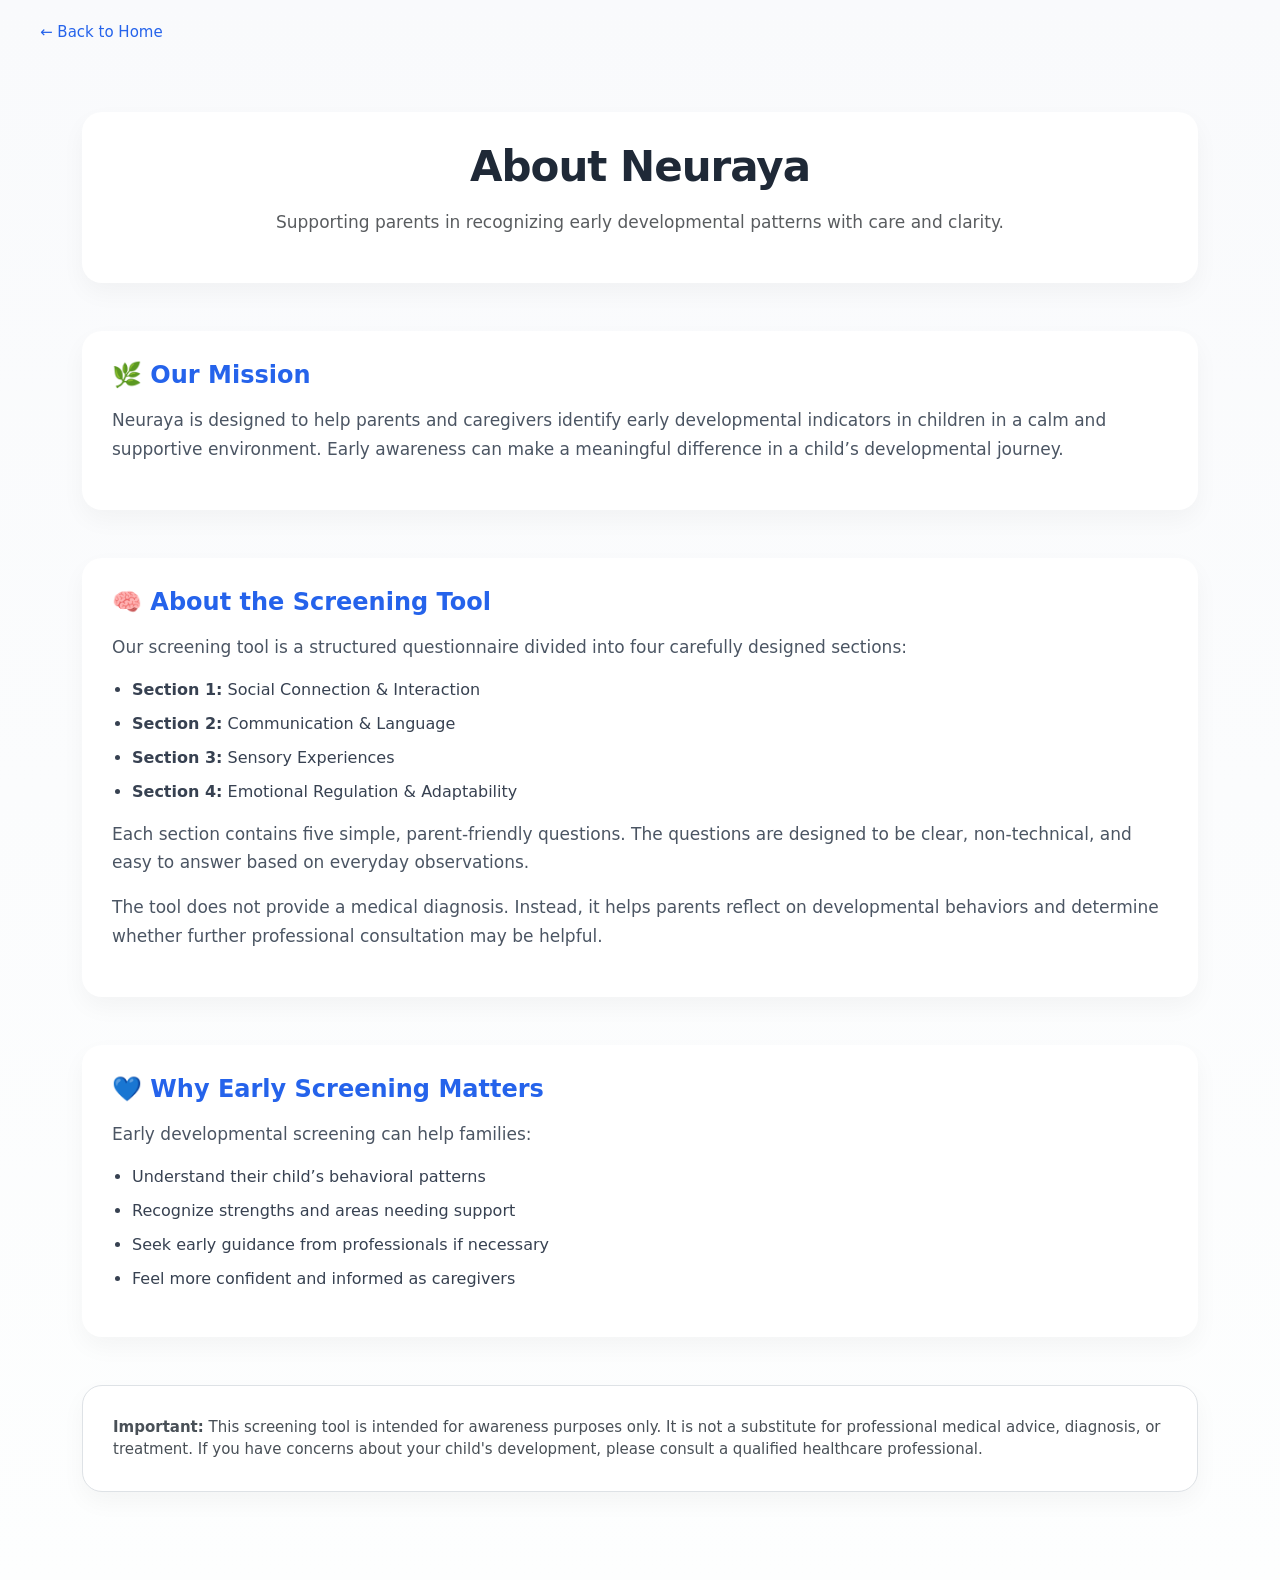
<file: Frontend/about.html>
<!DOCTYPE html>
<html lang="en">
<head>
    <meta charset="UTF-8">
    <title>About | Neuraya</title>
    <meta name="viewport" content="width=device-width, initial-scale=1">

    <!-- Bootstrap -->
    <link href="https://cdn.jsdelivr.net/npm/bootstrap@5.3.2/dist/css/bootstrap.min.css" rel="stylesheet">
    <style>
        body {
    background: linear-gradient(to bottom, #f9fafc, #fdfefe);
}

.about-top-bar {
    padding: 20px 40px;
}

.back-home-btn {
    text-decoration: none;
    color: #2563eb;
    font-weight: 500;
    font-size: 15px;
    transition: 0.3s ease;
}

.back-home-btn:hover {
    color: #2563eb;
    text-decoration: underline;
}

.container h1 {
    font-size: 42px;
    color: #1f2937;
    letter-spacing: -1px;
}

.container h3 {
    font-size: 24px;
    color: #2563eb;
    margin-bottom: 15px;
}

.container p {
    color: #4b5563;
    font-size: 17px;
    line-height: 1.7;
}

.container ul {
    padding-left: 20px;
}

.container ul li {
    margin-bottom: 10px;
    color: #374151;
    font-size: 16px;
}

.container > div {
    background: #ffffff;
    padding: 30px;
    border-radius: 20px;
    box-shadow: 0 10px 25px rgba(0,0,0,0.04);
    margin-bottom: 40px;
    transition: 0.3s ease;
}

.container > div:hover {
    transform: translateY(-3px);
    box-shadow: 0 15px 35px rgba(0,0,0,0.06);
}

/* Disclaimer Box */
.alert {
    background: linear-gradient(135deg, #eef2ff, #fce7f3);
    border: none;
    border-radius: 15px;
    font-size: 15px;
}

/* Responsive Improvements */
@media (max-width: 768px) {
    .container h1 {
        font-size: 32px;
    }
}
    </style>
</head>

<body>

<div class="about-top-bar">
    <a href="index.html" class="back-home-btn">
        ← Back to Home
    </a>
</div>

<div class="container py-5">

    <div class="text-center mb-5">
        <h1 class="fw-bold">About Neuraya</h1>
        <p class="text-muted mt-3">
            Supporting parents in recognizing early developmental patterns with care and clarity.
        </p>
    </div>

    <!-- Mission Section -->
    <div class="mb-5">
        <h3 class="fw-semibold">🌿 Our Mission</h3>
        <p class="mt-3">
            Neuraya is designed to help parents and caregivers identify early developmental
            indicators in children in a calm and supportive environment. Early awareness can
            make a meaningful difference in a child’s developmental journey.
        </p>
    </div>

    <!-- About Screening Tool -->
    <div class="mb-5">
        <h3 class="fw-semibold">🧠 About the Screening Tool</h3>
        <p class="mt-3">
            Our screening tool is a structured questionnaire divided into four carefully designed sections:
        </p>

        <ul class="mt-3">
            <li><strong>Section 1:</strong> Social Connection & Interaction</li>
            <li><strong>Section 2:</strong> Communication & Language</li>
            <li><strong>Section 3:</strong> Sensory Experiences</li>
            <li><strong>Section 4:</strong> Emotional Regulation & Adaptability</li>
        </ul>

        <p class="mt-3">
            Each section contains five simple, parent-friendly questions. The questions are designed
            to be clear, non-technical, and easy to answer based on everyday observations.
        </p>

        <p>
            The tool does not provide a medical diagnosis. Instead, it helps parents reflect on
            developmental behaviors and determine whether further professional consultation
            may be helpful.
        </p>
    </div>

    <!-- Why It Matters -->
    <div class="mb-5">
        <h3 class="fw-semibold">💙 Why Early Screening Matters</h3>
        <p class="mt-3">
            Early developmental screening can help families:
        </p>

        <ul>
            <li>Understand their child’s behavioral patterns</li>
            <li>Recognize strengths and areas needing support</li>
            <li>Seek early guidance from professionals if necessary</li>
            <li>Feel more confident and informed as caregivers</li>
        </ul>
    </div>

    <!-- Disclaimer -->
    <div class="alert alert-light border">
        <strong>Important:</strong> This screening tool is intended for awareness purposes only.
        It is not a substitute for professional medical advice, diagnosis, or treatment.
        If you have concerns about your child's development, please consult a qualified healthcare professional.
    </div>

</div>

</body>
</html>
</file>
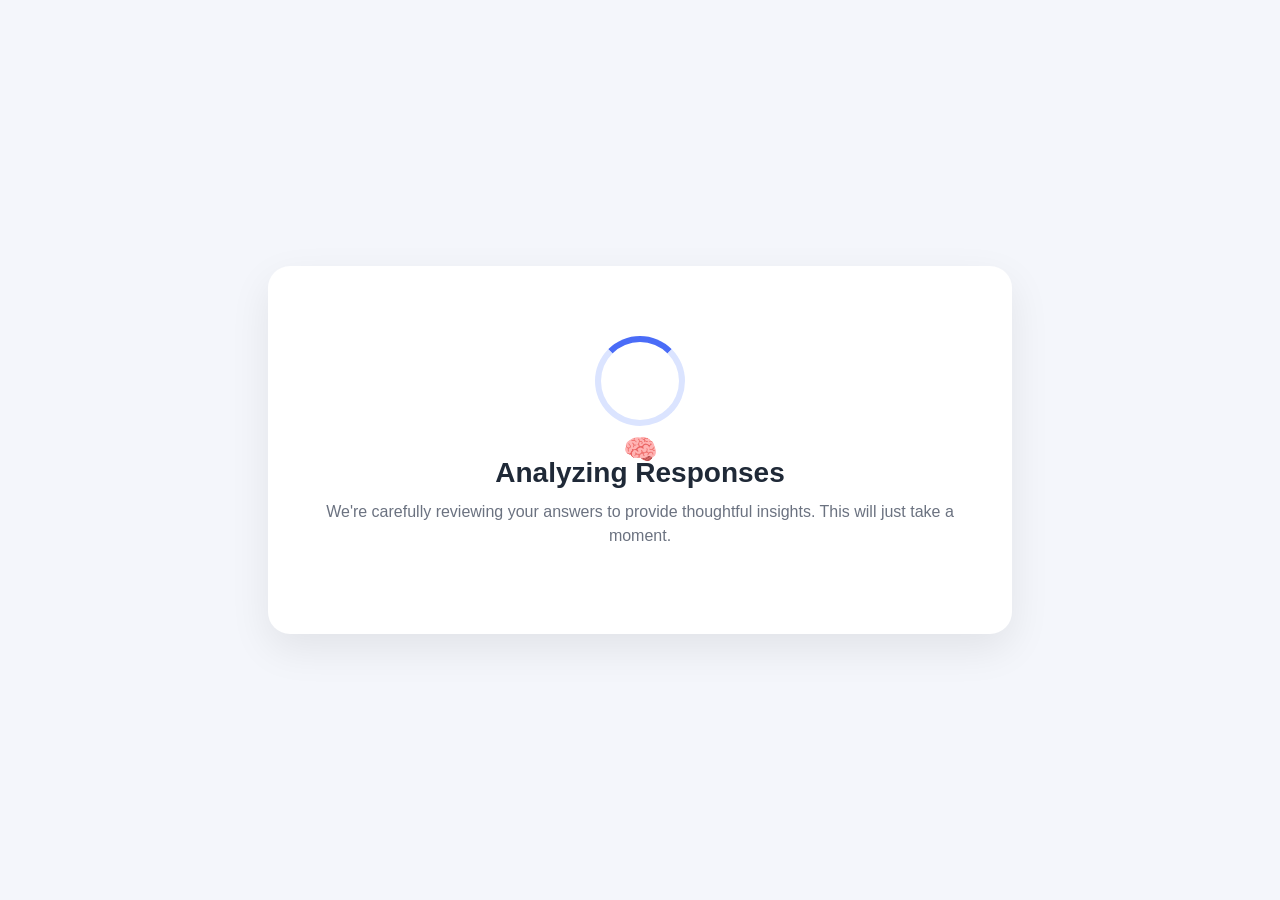
<file: Frontend/analyzer.html>
<!DOCTYPE html>
<html lang="en">
<head>
<meta charset="UTF-8">
<meta name="viewport" content="width=device-width, initial-scale=1.0">
<title>Neuraya - Analyzing Responses</title>

<link href="https://cdn.jsdelivr.net/npm/bootstrap@5.3.2/dist/css/bootstrap.min.css" rel="stylesheet">

<style>
body {
    background: #f4f6fb;
    font-family: 'Segoe UI', sans-serif;
}

/* Card */
.analysis-card {
    background: white;
    border-radius: 22px;
    padding: 70px 40px;
    box-shadow: 0 15px 40px rgba(0,0,0,0.08);
    text-align: center;
}

/* Loader circle */
.loader-circle {
    width: 90px;
    height: 90px;
    border-radius: 50%;
    border: 6px solid #dbe4ff;
    border-top: 6px solid #4a6cf7;
    margin: 0 auto 30px auto;
    animation: spin 1s linear infinite;
}

/* Optional brain icon inside */
.loader-circle::after {
    content: "🧠";
    font-size: 28px;
    position: absolute;
    transform: translate(-50%, -50%);
    top: 50%;
    left: 50%;
}

/* Spin animation */
@keyframes spin {
    0% { transform: rotate(0deg); }
    100% { transform: rotate(360deg); }
}

.analysis-title {
    font-size: 28px;
    font-weight: 700;
    color: #1f2937;
}

.analysis-text {
    font-size: 16px;
    color: #6b7280;
    margin-top: 10px;
}
</style>
</head>
<body>

<div class="container d-flex justify-content-center align-items-center vh-100">

    <div class="analysis-card col-md-8">

        <div class="loader-circle"></div>

        <h2 class="analysis-title">Analyzing Responses</h2>

        <p class="analysis-text">
            We're carefully reviewing your answers to provide thoughtful insights. This will just take a moment.
        </p>

    </div>

</div>

<script>
// Stay for 3 seconds then redirect
setTimeout(function() {
    window.location.href = "report.html";
}, 3000);
</script>

</body>
</html>
</file>
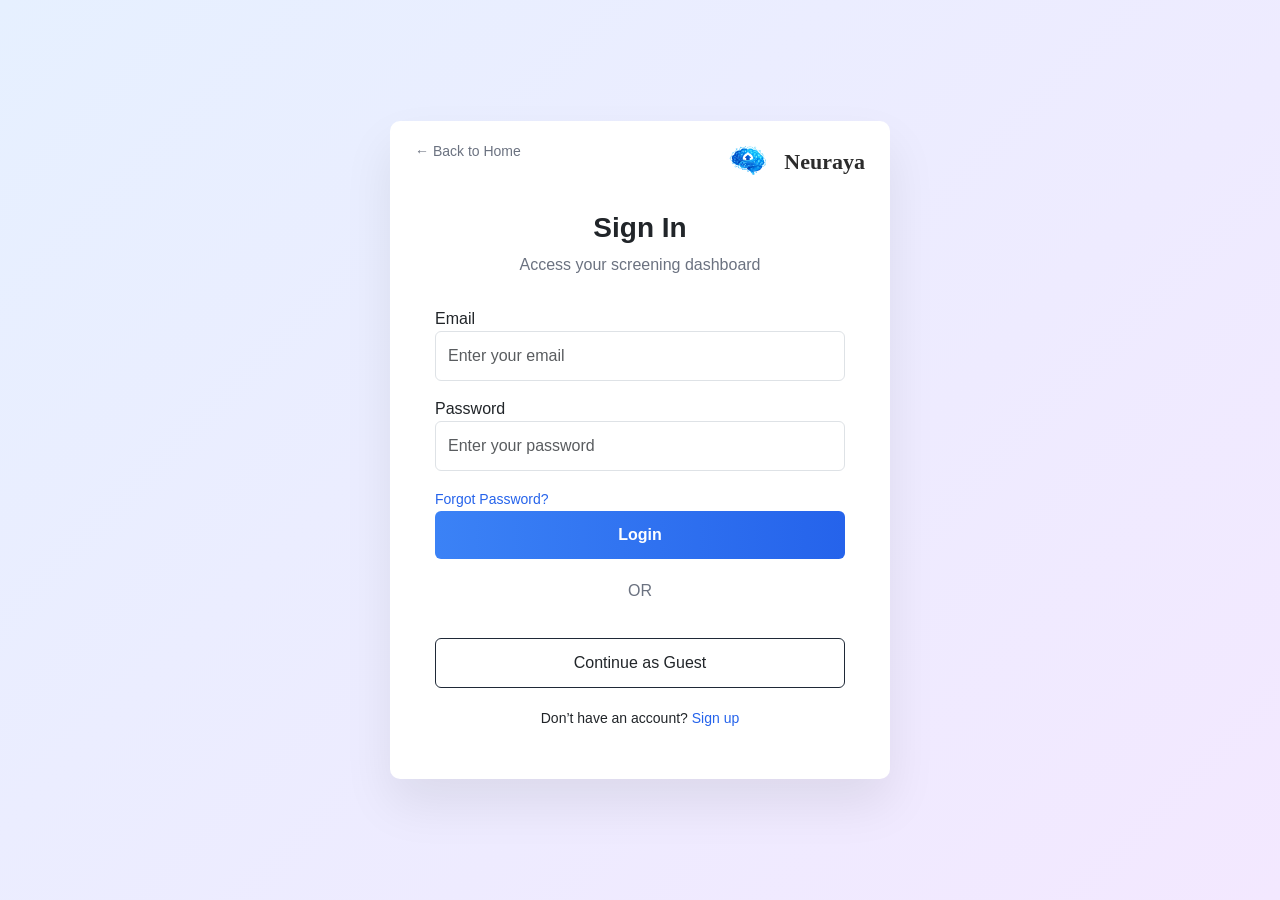
<file: Frontend/childinfo.html>
<!DOCTYPE html>
<html lang="en">
<head>
    <meta charset="UTF-8">
    <title>Child Profile | Neuraya</title>
    <meta name="viewport" content="width=device-width, initial-scale=1">

    <link href="https://cdn.jsdelivr.net/npm/bootstrap@5.3.2/dist/css/bootstrap.min.css" rel="stylesheet">
</head>
<style>
    /* SCREENING PAGE */
.screening-body {
    background: linear-gradient(135deg, #eef2ff, #f8f9ff);
    font-family: 'Segoe UI', sans-serif;
}

.top-bar {
    font-size: 14px;
}

/* Top Header Layout */
.top-header {
    display: flex;
    justify-content: space-between;
    align-items: center;
    margin-bottom: 50px;
}

/* Back Button */
.back-home {
    text-decoration: none;
    font-weight: 500;
    color: #2563eb;
    transition: 0.3s ease;
}

.back-home:hover {
    color: #1a46a5;
    transform: translateX(-3px);
}

/* Brand */
.brand-box {
    display: flex;
    align-items: center;
    font-weight: 700;
    font-size: 22px;
    font-family: 'Allura', cursive;
}

.logo-img {
    height: 32px;
    width: auto;
}

/* Title */
.main-title {
    font-size: 32px;
    font-weight: 700;
    color: #1e293b;
}

.brain-icon {
    font-size: 38px;
    background: white;
    padding: 12px;
    border-radius: 16px;
    box-shadow: 0 8px 20px rgba(0,0,0,0.05);
}

/* Card */
.screening-card {
    background: white;
    padding: 40px;
    border-radius: 20px;
    box-shadow: 0 20px 40px rgba(0, 0, 0, 0.05);
}

/* Section Title */
.section-title {
    font-size: 22px;
    color: #111827;
}

/* Inputs */
.custom-input {
    border-radius: 12px;
    padding: 12px 14px;
    border: 1px solid #e5e7eb;
    transition: 0.3s ease;
}

.custom-input:focus {
    border-color: #4f46e5;
    box-shadow: 0 0 0 3px rgba(79, 70, 229, 0.1);
}

/* Radio Buttons */
.radio-box {
    background: #f9fafb;
    padding: 10px 18px;
    border-radius: 10px;
    border: 1px solid #e5e7eb;
    cursor: pointer;
    transition: 0.2s ease;
}

.radio-box:hover {
    background: #eef2ff;
    border-color: #4f46e5;
}

/* Continue Button */
.continue-btn {
    background: linear-gradient(90deg, #3b82f6, #2563eb);
    border: none;
    border-radius: 14px;
    padding: 12px 28px;
    font-weight: 600;
    color: white;
    transition: 0.3s ease;
}

.continue-btn:hover {
    transform: translateY(-2px);
    box-shadow: 0 10px 20px rgba(79, 70, 229, 0.25);
}
</style>
<body class="screening-body">

<div class="container py-5">

    <div class="top-header">

    <a href="index.html" class="back-home" onclick="return goBackFromChild()">← Back</a>

    <div class="brand-box">
        <img src="image/logo.png" class="logo-img">
        <span class="brand-text">Neuraya</span>
    </div>
    </div>

    <!-- Header -->
    <div class="d-flex align-items-center mb-4">
        <div class="brain-icon me-3">🧠</div>
        <div>
            <h2 class="main-title mb-0">Screening Tool</h2>
            <small class="text-muted">Step 1: Child Information</small>
        </div>
    </div>

    <!-- Card -->
    <div class="screening-card">

        <h4 class="fw-bold mb-4 section-title">Child Information</h4>

        <form onsubmit="goNextStep(); return false;">

            <div class="row">
                <div class="col-md-6 mb-4">
                    <label class="form-label">Child's Name</label>
                    <input type="text" id="childName" class="form-control custom-input" placeholder="Child 1">
                </div>

                <div class="col-md-6 mb-4">
    <label class="form-label">Date of Birth</label>
    <input type="date" id="childDOB" class="form-control custom-input">
               </div>

               <div class="mb-4">
                 <label class="form-label">Gender</label>
                   <div class="d-flex gap-4 mt-2">
                     <label class="radio-box">
                       <input type="radio" name="gender" value="Male"> Male
                     </label>
                     <label class="radio-box">
                       <input type="radio" name="gender" value="Female"> Female
                     </label>
                    <label class="radio-box">
                     <input type="radio" name="gender" value="Other"> Other
                    </label>
                   </div>
              </div>

            </div>

            <div class="mb-4">
                <label class="form-label">Is there a family history of ASD?</label>
                <div class="d-flex gap-4 mt-2">
                    <label class="radio-box">
                        <input type="radio" name="asd" value="Yes"> Yes
                    </label>
                    <label class="radio-box">
                        <input type="radio" name="asd" value="No"> No
                    </label>
                </div>
            </div>

            <div class="mb-5">
                <label class="form-label">Your Relationship to Child</label>
                <select id="relationship" class="form-select custom-input">
                    <option value="">Select relationship</option>
                    <option>Mother</option>
                    <option>Father</option>
                    <option>Guardian</option>
                    <option>Sibling</option>
                    <option>Teacher</option>
                    <option>Doctor</option>
                </select>
            </div>

            <div class="form-check mb-4 p-3 border rounded-3 bg-light">
                <input class="form-check-input ms-0 me-2" type="checkbox" id="screeningConsent">
                <label class="form-check-label" for="screeningConsent">
                    I consent to using these answers for this educational screening. I understand this is not a medical diagnosis.
                </label>
            </div>

            <div class="text-end">
                <button type="submit" class="btn continue-btn px-5">
                    Continue →
                </button>
            </div>

        </form>

    </div>
</div>

<script src="script.js"></script>
</body>
</html>
</file>
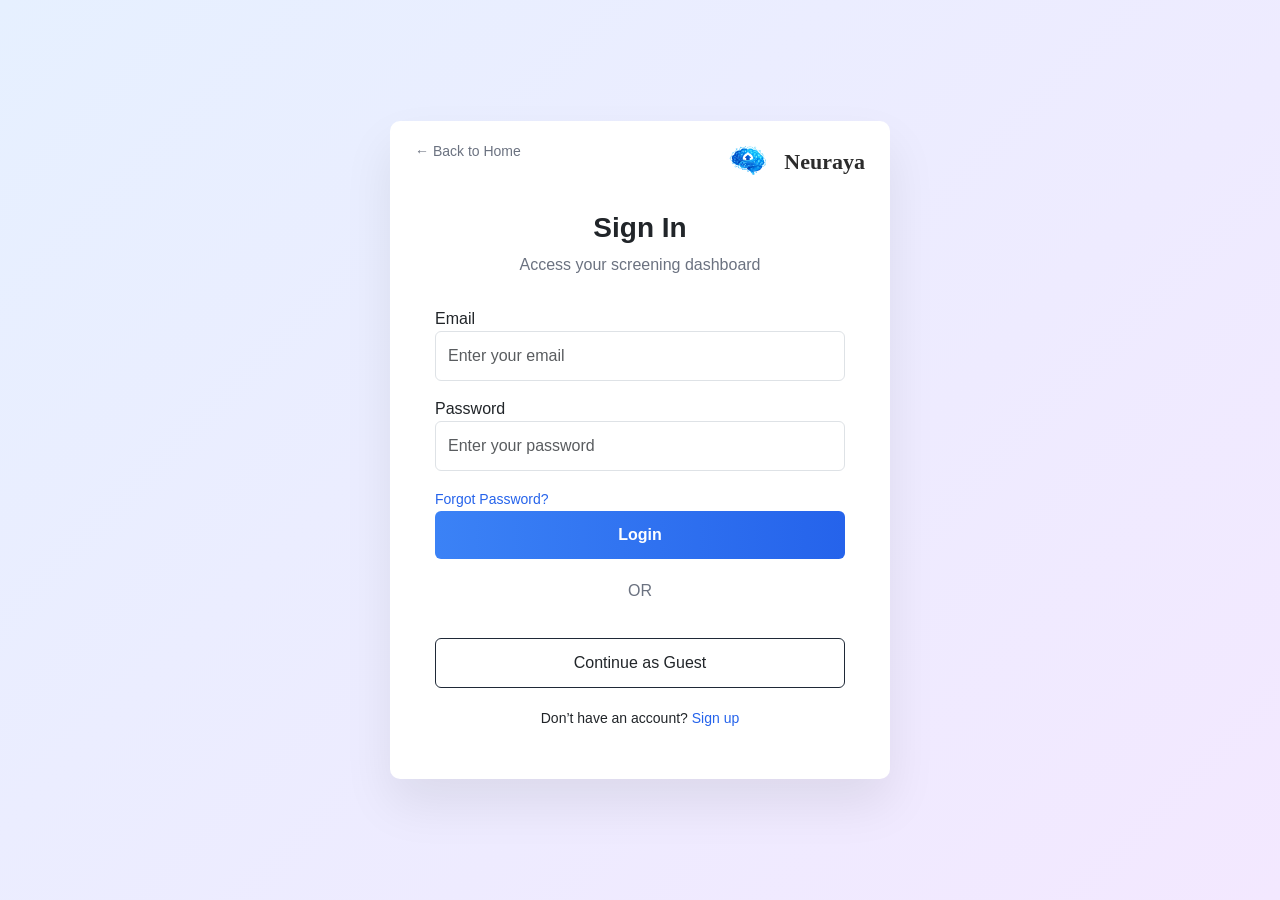
<file: Frontend/dashboard.html>
<!DOCTYPE html>
<html lang="en">
<head>
<meta charset="UTF-8">
<meta name="viewport" content="width=device-width, initial-scale=1.0">
<title>Parent Dashboard</title>

<link href="https://cdn.jsdelivr.net/npm/bootstrap@5.3.2/dist/css/bootstrap.min.css" rel="stylesheet">

<style>

/* Background */
body{
    background: linear-gradient(to bottom right,#eef2ff,#f8f9fc);
    font-family: 'Segoe UI', sans-serif;
}

/* Top Bar */
.top-bar{
    display:flex;
    justify-content:space-between;
    align-items:center;
    margin-bottom:25px;
}

.logo-img {
    height: 40px;
    width: auto;
    object-fit: contain;
}

.brand-text{
    font-weight:700;
    font-size:20px;
    color:#080808;
    font-family: 'Allura', cursive;
}

.home-link{
    text-decoration:none;
    font-weight:600;
    color:#2563eb;
}

.home-link:hover{
    text-decoration:underline;
}

/* Dashboard Title */
.dashboard-title{
    font-size:32px;  
    font-weight:800;
    margin-bottom:8px;
}

/* Main Card */
.dashboard-card{
    background:white;
    border-radius:24px;
    padding:40px;
    box-shadow:0 15px 40px rgba(0,0,0,0.08);
}

/* Header */
.dashboard-header{
    display:flex;
    justify-content:space-between;
    align-items:center;
    margin-bottom:30px;
}

.parent-name{
    font-size:22px;
    font-weight:700;
}

/* Blue Action Buttons */
.primary-action-btn{
    background:#2563eb;
    color:white;
    padding:12px 25px;
    border-radius:10px;
    text-decoration:none;
    font-weight:600;
    margin-left:10px;
    display:inline-block;
    transition:0.3s;
}

.primary-action-btn:hover{
    background:#1e4fd8;
    transform:translateY(-2px);
    box-shadow:0 6px 14px rgba(37,99,235,0.25);
    color:white;
}

/* Child Card */
.child-card{
    background:#f8f9ff;
    border-radius:18px;
    padding:20px;
    margin-bottom:20px;
    box-shadow:0 4px 10px rgba(0,0,0,0.05);
}

.child-header{
    display:flex;
    justify-content:space-between;
    align-items:center;
    margin-bottom:15px;
}

.child-name{
    font-size:18px;
    font-weight:700;
}

.child-meta{
    display:grid;
    grid-template-columns:repeat(2,1fr);
    gap:10px;
    margin-bottom:15px;
}

.meta-box{
    background:white;
    padding:10px 12px;
    border-radius:10px;
    font-size:13px;
    box-shadow:0 2px 6px rgba(0,0,0,0.05);
}

.meta-box strong{
    display:block;
    font-size:12px;
    color:#6c757d;
}

/* Risk Badge */
.risk-badge{
    padding:6px 12px;
    border-radius:20px;
    font-size:12px;
    font-weight:600;
    color:white;
}

/* View Details Button */
.view-btn{
    background:#2563eb;
    color:white;
    padding:6px 14px;
    border-radius:8px;
    text-decoration:none;
    font-size:13px;
}

.view-btn:hover{
    background:#1e4fd8;
    color:white;
}

/* Detail Section */
.detail-section{
    background:white;
    padding:20px;
    border-radius:12px;
    margin-top:15px;
    display:none;
    box-shadow:0 4px 12px rgba(0,0,0,0.05);
}

/* Screening Table */
table{
    width:100%;
    margin-top:15px;
}

table th{
    background:#f1f5ff;
    padding:8px;
    font-size:13px;
}

table td{
    padding:8px;
    font-size:13px;
}

.table thead th{
    background:#f3f4f6;
    font-weight:600;
}

.table tbody tr:hover{
    background:#f9fafb;
}

</style>
</head>
<body>

<div class="container mt-5">

<div class="dashboard-card">

    <!-- TOP NAV BAR -->
<div class="top-bar">
    <a href="index.html" class="home-link">
        ← Go to Home
    </a>

    <div class="brand-box">
        <img src="image/logo.png" class="logo-img">
                
            <span class="brand-text">Neuraya</span>
    </div>
</div>

<!-- DASHBOARD TITLE + ACTIONS -->
<div class="dashboard-header">
    <div>
        <div class="dashboard-title">Parent Dashboard</div>
        <div class="parent-name">
            Welcome, <span id="parentName"></span>
        </div>
    </div>

    <div>
    <button class="primary-action-btn" onclick="toggleChildList()">
        View Child List
    </button>
    <a href="childinfo.html" class="primary-action-btn">+ Add New Child</a>
    <a href="childinfo.html" class="primary-action-btn">Start New Screening</a>
    </div>
</div>

    <!-- CHILD LIST -->
    <div id="childSection" style="display:none;">
        <div id="childContainer"></div>
    </div>

    <div class="child-card" style="display:none;">

        <div class="child-header">
            <div class="child-name">&nbsp;</div>
            <span class="risk-badge" style="background:#f1f5ff;">&nbsp;</span>
        </div>

        <div class="child-meta">
            <div class="meta-box">
                <strong>Age</strong>
                &nbsp;
            </div>

            <div class="meta-box">
                <strong>Gender</strong>
                &nbsp;
            </div>

            <div class="meta-box">
                <strong>Total Screenings</strong>
                &nbsp;
            </div>

            <div class="meta-box">
                <strong>Latest Screening</strong>
                &nbsp;
            </div>
        </div>

        <a href="#" class="view-btn">View Detailed Results</a>

    </div>

</div>

    <!-- DETAIL SECTION -->
    <div class="detail-section" id="detailSection">

        <h6><strong>Overall Risk: 62%</strong></h6>

        <div class="mt-3">
            <strong>Domain Breakdown:</strong>
            <ul>
                <li>Social Interaction: 55%</li>
                <li>Communication: 60%</li>
                <li>Behavior Patterns: 70%</li>
                <li>Sensory Response: 63%</li>
            </ul>
        </div>

        <div class="mt-3">
            <strong>Screening History:</strong>

            <table class="table table-bordered mt-2">
                <thead>
                    <tr>
                        <th>Date</th>
                        <th>Risk %</th>
                    </tr>
                </thead>
                <tbody>
                    <tr>
                        <td>24-06-2026</td>
                        <td>62%</td>
                    </tr>
                    <tr>
                        <td>10-01-2025</td>
                        <td>58%</td>
                    </tr>
                    <tr>
                        <td>01-07-2024</td>
                        <td>50%</td>
                    </tr>
                </tbody>
            </table>
        </div>

    </div>

</div>

</div>
</div>

<script src="script.js"></script>
<script>

const API_BASE = "http://localhost:8080"; // change if needed

async function loadChildren() {
    try {

        const token = localStorage.getItem("token");

        const response = await fetch(`${API_BASE}/children`, {
            headers: {
                "Authorization": "Bearer " + token
            }
        });

        const children = await response.json();

        const container = document.getElementById("childContainer");
        container.innerHTML = "";

        for (const child of children) {

            // Get latest screening
            const screeningRes = await fetch(`${API_BASE}/screenings/latest/${child.id}`, {
                headers: {
                    "Authorization": "Bearer " + token
                }
            });

            const screening = await screeningRes.json();

            const riskInfo = getRiskLevel(screening.probability);

            container.innerHTML += `
                <div class="child-card">
                    <div class="child-header">
                        <div class="child-name">${child.name}</div>
                        <span class="risk-badge" style="background:${riskInfo.color}">
                            ${riskInfo.text} Risk
                        </span>
                    </div>

                    <div class="child-meta">
                        <div class="meta-box">
                            <strong>Age</strong>
                            ${child.age}
                        </div>
                        <div class="meta-box">
                            <strong>Gender</strong>
                            ${child.gender}
                        </div>
                        <div class="meta-box">
                            <strong>Total Screenings</strong>
                            ${screening.totalScreenings}
                        </div>
                        <div class="meta-box">
                            <strong>Latest Screening</strong>
                            ${screening.date}
                        </div>
                    </div>

                    <a href="#" class="view-btn" onclick="toggleDetail(${child.id})">
                        View Detailed Results
                    </a>

                    <div class="detail-section" id="detail-${child.id}">
                        <h6><strong>Overall Risk:</strong> ${screening.probability}%</h6>

                        <div class="mt-3">
                            <strong>Domain Breakdown:</strong>
                            <ul>
                                <li>Social Interaction: ${screening.breakdown.social}%</li>
                                <li>Communication: ${screening.breakdown.communication}%</li>
                                <li>Behavior Patterns: ${screening.breakdown.behavior}%</li>
                                <li>Sensory Response: ${screening.breakdown.sensory}%</li>
                            </ul>
                        </div>

                        <div class="mt-3">
                            <strong>Screening History:</strong>
                            <table class="table table-bordered">
                                <thead>
                                    <tr>
                                        <th>Date</th>
                                        <th>Risk %</th>
                                    </tr>
                                </thead>
                                <tbody>
                                    ${screening.history.map(h => `
                                        <tr>
                                            <td>${h.date}</td>
                                            <td>${h.risk}%</td>
                                        </tr>
                                    `).join("")}
                                </tbody>
                            </table>
                        </div>
                    </div>

                </div>
            `;
        }

    } catch (error) {
        console.error("Error loading children:", error);
    }
}

function getRiskLevel(risk){
    if(risk<=25) return {text:"Low",color:"green"};
    if(risk<=50) return {text:"Mild",color:"#eab308"};
    if(risk<=75) return {text:"Moderate",color:"orange"};
    return {text:"High",color:"red"};
}

function toggleDetail(id){
    let section = document.getElementById("detail-"+id);
    section.style.display = section.style.display === "block" ? "none" : "block";
}

function toggleChildList(){
    let section = document.getElementById("childSection");
    section.style.display = section.style.display === "none" ? "block" : "none";
}

function escapeHtml(value) {
    const element = document.createElement("div");
    element.textContent = value || "Not provided";
    return element.innerHTML;
}

function renderLocalDashboard() {
    const user = getSignedInUser();
    if (!user) { window.location.href = "login.html"; return; }
    const allHistory = JSON.parse(localStorage.getItem("neurayaScreeningHistory") || "[]");
    const children = getChildren().filter(child => child.userEmail === user.email);
    const parent = user.name || "Parent";
    document.getElementById("parentName").textContent = parent;
    const section = document.getElementById("childSection");
    const container = document.getElementById("childContainer");
    section.style.display = "block";

    if (!children.length) {
        container.innerHTML = `<div class="child-card"><strong>No child profile yet.</strong><p class="mb-0 mt-2">Add a child to begin a private, educational screening.</p></div>`;
        return;
    }
    container.innerHTML = children.map(child => {
        const history = allHistory.filter(item => item.userEmail === user.email && item.childId === child.id);
        const latest = history[0];
        const risk = latest?.risk || "Not screened";
        const color = risk === "Low" ? "#198754" : risk === "Moderate" ? "#d97706" : risk === "High" ? "#dc3545" : "#64748b";
        const rows = history.map(item => `<tr><td>${new Date(item.createdAt).toLocaleDateString()}</td><td>${item.probability}% (${item.risk})</td><td><button class="delete-btn" type="button" onclick="deleteLocalScreening('${item.createdAt}')">Delete</button></td></tr>`).join("") || "<tr><td colspan='3'>No screenings yet</td></tr>";
        const domains = latest ? Object.entries(latest.section_breakdown).map(([name, value]) => `<li>${escapeHtml(name)}: ${value}%</li>`).join("") : "<li>Complete a screening to see domain insights.</li>";
        return `<div class="child-card"><div class="child-header"><div class="child-name">${escapeHtml(child.name)}</div><span class="risk-badge" style="background:${color}">${risk} risk</span></div><div class="child-meta"><div class="meta-box"><strong>Date of birth</strong>${escapeHtml(child.dob)}</div><div class="meta-box"><strong>Gender</strong>${escapeHtml(child.gender)}</div><div class="meta-box"><strong>Total screenings</strong>${history.length}</div><div class="meta-box"><strong>Latest result</strong>${latest ? latest.probability + "%" : "Not screened"}</div></div><button class="view-btn border-0 me-2" type="button" onclick="startChildScreening('${child.id}')">Retake screening</button><button class="view-btn border-0 me-2" type="button" onclick="editChild('${child.id}')">Edit child</button><button class="view-btn border-0" type="button" onclick="toggleDetail('${child.id}')">View detailed results</button><div class="detail-section" id="detail-${child.id}"><h6><strong>Domain breakdown</strong></h6><ul>${domains}</ul><table class="table table-bordered"><thead><tr><th>Date</th><th>Screening result</th><th>Action</th></tr></thead><tbody>${rows}</tbody></table></div></div>`;
    }).join("");
}

function startChildScreening(id) { sessionStorage.setItem("neurayaActiveChildId", id); window.location.href = "disclaimer.html"; }
function editChild(id) { sessionStorage.setItem("neurayaEditingChildId", id); window.location.href = "editchild.html"; }

function deleteLocalScreening(createdAt) {
    const history = JSON.parse(localStorage.getItem("neurayaScreeningHistory") || "[]");
    const index = history.findIndex(item => item.createdAt === createdAt);
    const screening = history[index];
    if (!screening || !confirm("Delete this screening result? This cannot be undone.")) return;

    history.splice(index, 1);
    localStorage.setItem("neurayaScreeningHistory", JSON.stringify(history));
    if (history.length) {
        localStorage.setItem("neurayaLatestReport", JSON.stringify(history[0]));
    } else {
        localStorage.removeItem("neurayaLatestReport");
    }
    renderLocalDashboard();
}

document.addEventListener("DOMContentLoaded", renderLocalDashboard);

</script>

</body>
</html>
</file>
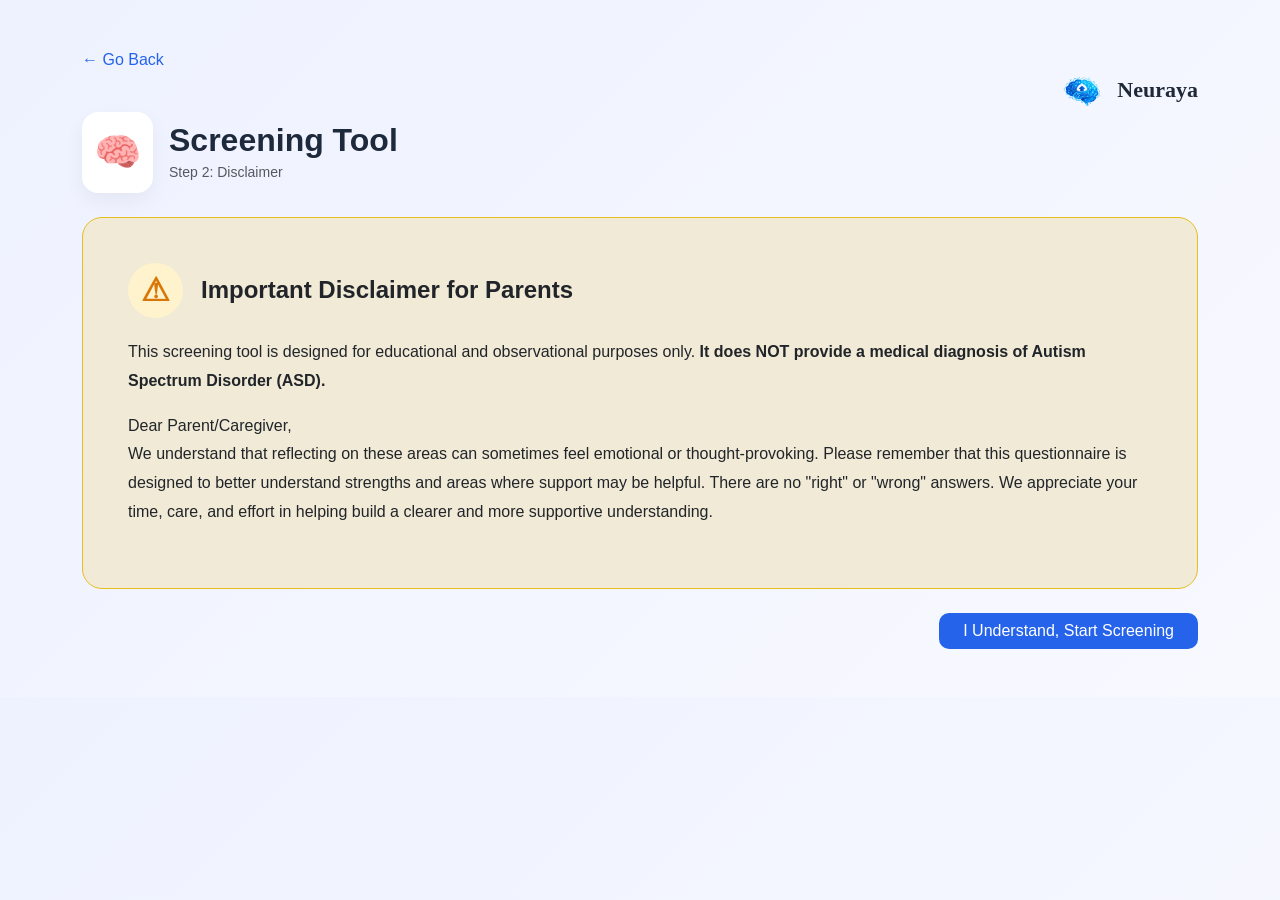
<file: Frontend/disclaimer.html>
<!DOCTYPE html>
<html lang="en">
<head>
    <meta charset="UTF-8">
    <title>Disclaimer | Neuraya</title>
    <meta name="viewport" content="width=device-width, initial-scale=1">

    <link href="https://cdn.jsdelivr.net/npm/bootstrap@5.3.2/dist/css/bootstrap.min.css" rel="stylesheet">
</head>

<style>
/* DISCLAIMER BOX */
.screening-body {
    background: linear-gradient(135deg, #eef2ff, #f8f9ff);
    font-family: 'Segoe UI', sans-serif;
}

/* Back Button */
.back-home {
    text-decoration: none;
    font-weight: 500;
    color: #2563eb;
    transition: 0.3s ease;
}

.back-home:hover {
    color: #1a46a5;
    transform: translateX(-3px);
}

/* Brand Top */
.brand-box{
    text-align: right;
    align-items: center;
    font-weight: 700;
    font-size: 22px;
    font-family: 'Allura', cursive;
}
.brand-top {
    display: flex;
    align-items: center;
    gap: 10px;
}

.logo-img {
    height: 40px;
    width: auto;
}

.brand-text {
    font-size: 22px;
    font-weight: 700;
    color: #1f2937;
    font-family: 'Allura', cursive;
}

.main-title {
    font-size: 32px;
    font-weight: 700;
    color: #1e293b;
}

.brain-icon {
    font-size: 38px;
    background: white;
    padding: 12px;
    border-radius: 16px;
    box-shadow: 0 8px 20px rgba(0,0,0,0.05);
}

.disclaimer-title {
    display: flex;
    align-items: center;
    gap: 18px;
    margin-bottom: 20px;
}

.disclaimer-icon {
    font-size: 32px;            
    width: 55px;
    height: 55px;
    display: flex;
    align-items: center;
    justify-content: center;
    background-color: #fff3cd;   
    color: #d97706;             
    border-radius: 50%;
    font-weight: bold;
}

.disclaimer-box {
    background: #f1ead7;
    border: 1px solid #e6be1f;
    padding: 45px;
    border-radius: 20px;
    max-width: 2000px;
    width: 100%;
    line-height: 1.8;
}

/* Title Row */
.disclaimer.title {
    font-size: 32px;
    font-weight: 700;
    color: #1e293b;
}

/* Blue Button */
.start-btn {
    background: #2563eb;
    color: white;
    border: none;
    border-radius: 10px;
    font-weight: 500;
    transition: 0.3s ease;
}

.start-btn:hover {
    background: #1d4ed8;
}

</style>
<body class="screening-body">

<div class="container py-5">

    <div class="page-header">

    <a href="childinfo.html" class="back-home">← Go Back</a>

    <div class="brand-box">
        <img src="image/logo.png" class="logo-img">
        <span class="brand-text">Neuraya</span>
    </div>

    <div class="d-flex align-items-center mb-4">
        <div class="brain-icon me-3">🧠</div>
        <div>
            <h2 class="main-title mb-0">Screening Tool</h2>
            <small class="text-muted">Step 2: Disclaimer</small>
        </div>
    </div>

</div>
    <!-- Centered Disclaimer -->
    <div class="disclaimer-center">

        <div class="disclaimer-box">

            <div class="disclaimer-title">
    <div class="disclaimer-icon">
        ⚠
    </div>
    <h4 class="fw-bold mb-0">
        Important Disclaimer for Parents
    </h4>
</div>

            <p class="mt-3">
                This screening tool is designed for educational and observational purposes only.
                <strong>It does NOT provide a medical diagnosis of Autism Spectrum Disorder (ASD).</strong>
            </p>

            <p>
                Dear Parent/Caregiver,<br>
                We understand that reflecting on these areas can sometimes feel emotional or thought-provoking.
                Please remember that this questionnaire is designed to better understand strengths and
                areas where support may be helpful. There are no "right" or "wrong" answers. 
                We appreciate your time, care, and effort in helping build a clearer and more supportive understanding.
            </p>

        </div>

    </div>

    <!-- Bottom Buttons -->
    <div class="d-flex justify-content-between mt-4">
       
        <a href="childinfo.html" >
            <!-- ← Go Back -->
        </a>

        <button onclick="startScreening()" class="btn start-btn px-4">
            I Understand, Start Screening
        </button>

    </div>

</div>

<script src="script.js"></script>
</body>
</html>
</file>
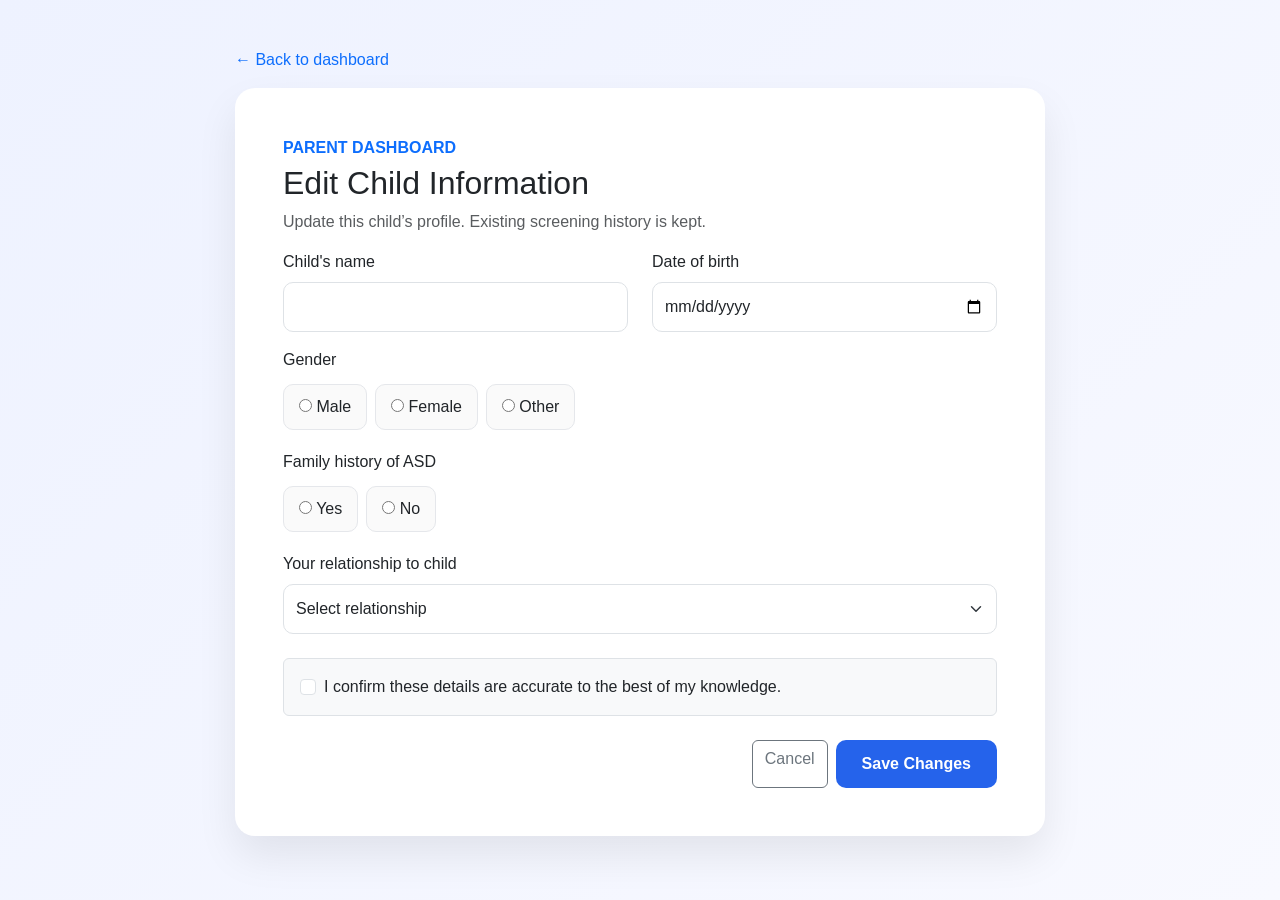
<file: Frontend/editchild.html>
<!DOCTYPE html>
<html lang="en">
<head>
  <meta charset="UTF-8">
  <meta name="viewport" content="width=device-width, initial-scale=1.0">
  <title>Edit Child Profile | Neuraya</title>
  <link href="https://cdn.jsdelivr.net/npm/bootstrap@5.3.2/dist/css/bootstrap.min.css" rel="stylesheet">
  <style>
    body { min-height:100vh; background:linear-gradient(135deg,#eef2ff,#f8f9ff); font-family:'Segoe UI',sans-serif; }
    .page { max-width:850px; margin:auto; padding:48px 20px; }
    .card { border:0; border-radius:20px; box-shadow:0 20px 40px rgba(0,0,0,.08); }
    .form-control,.form-select { padding:12px; border-radius:10px; }
    .radio-box { display:inline-block; padding:10px 15px; margin:4px 8px 4px 0; border:1px solid #e5e7eb; border-radius:10px; background:#fafafa; }
    .save { background:#2563eb; border:0; border-radius:10px; padding:12px 26px; font-weight:600; }
  </style>
</head>
<body>
  <main class="page">
    <a href="dashboard.html" class="text-decoration-none" onclick="return goBackFromChild()">← Back to dashboard</a>
    <div class="card mt-3"><div class="card-body p-4 p-md-5">
      <p class="text-primary fw-semibold mb-1">PARENT DASHBOARD</p>
      <h1 class="main-title h2">Edit Child Information</h1>
      <p class="text-muted">Update this child’s profile. Existing screening history is kept.</p>
      <form onsubmit="goNextStep(); return false;" novalidate>
        <div class="row"><div class="col-md-6 mb-3"><label class="form-label">Child's name</label><input id="childName" class="form-control" required></div>
        <div class="col-md-6 mb-3"><label class="form-label">Date of birth</label><input id="childDOB" type="date" class="form-control" required></div></div>
        <div class="mb-3"><label class="form-label d-block">Gender</label>
          <label class="radio-box"><input type="radio" name="gender" value="Male"> Male</label><label class="radio-box"><input type="radio" name="gender" value="Female"> Female</label><label class="radio-box"><input type="radio" name="gender" value="Other"> Other</label>
        </div>
        <div class="mb-3"><label class="form-label d-block">Family history of ASD</label>
          <label class="radio-box"><input type="radio" name="asd" value="Yes"> Yes</label><label class="radio-box"><input type="radio" name="asd" value="No"> No</label>
        </div>
        <div class="mb-4"><label class="form-label">Your relationship to child</label><select id="relationship" class="form-select" required><option value="">Select relationship</option><option>Mother</option><option>Father</option><option>Guardian</option><option>Sibling</option><option>Teacher</option><option>Doctor</option></select></div>
        <div class="form-check p-3 border rounded mb-4 bg-light"><input class="form-check-input ms-0 me-2" type="checkbox" id="screeningConsent"><label class="form-check-label" for="screeningConsent">I confirm these details are accurate to the best of my knowledge.</label></div>
        <div class="d-flex justify-content-end gap-2"><a class="btn btn-outline-secondary" href="dashboard.html">Cancel</a><button class="btn btn-primary save continue-btn" type="submit">Save Changes</button></div>
      </form>
    </div></div>
  </main>
  <script src="script.js"></script>
</body>
</html>
</file>
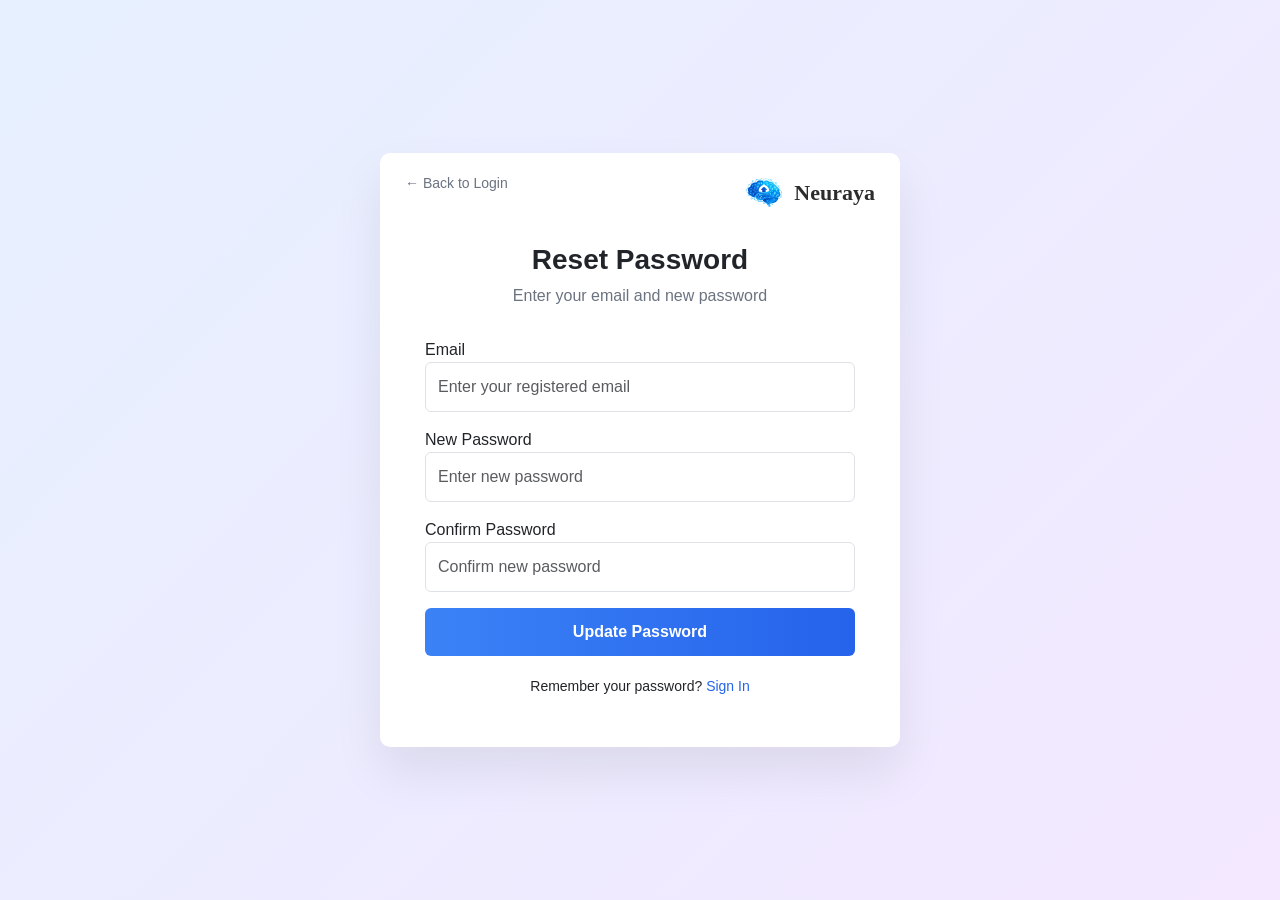
<file: Frontend/forgotpass.html>
<!DOCTYPE html>
<html lang="en">
<head>
<meta charset="UTF-8">
<title>Reset Password | Neuraya</title>
<meta name="viewport" content="width=device-width, initial-scale=1">

<link href="https://cdn.jsdelivr.net/npm/bootstrap@5.3.2/dist/css/bootstrap.min.css" rel="stylesheet">

<style>

body {
    background: linear-gradient(135deg, #e6f0ff, #f3e8ff);
    font-family: 'Segoe UI', sans-serif;
    height: 100vh;
    display: flex;
    align-items: center;
    justify-content: center;
}

.reset-container {
    background: #ffffff;
    width: 520px;
    padding: 50px 45px;
    border-radius: 10px;
    box-shadow: 0 25px 50px rgba(0,0,0,0.08);
    position: relative;
}

.brand-box {
    position: absolute;
    top: 20px;
    right: 25px;
    font-weight: 700;
    font-size: 22px;
    display: flex;
    align-items: center;
}

.logo-img {
    height: 40px;
    width: auto;
    object-fit: contain;
}

.brand-text {
    font-weight: 600;
    font-size: 22px;
    font-family: 'Allura', cursive;
    color: #2c2c2c;
}

.back-home {
    position: absolute;
    top: 20px;
    left: 25px;
    font-size: 14px;
    text-decoration: none;
    color: #6b7280;
}

.back-home:hover {
    color: #2563eb;
}

.title {
    font-weight: 700;
    margin-top: 40px;
}

.subtitle {
    color: #6b7280;
    margin-bottom: 30px;
}

.form-control {
    padding: 12px;
    border-radius: 6px;
}

.reset-btn {
    background: linear-gradient(90deg, #3b82f6, #2563eb);
    border: none;
    padding: 12px;
    border-radius: 6px;
    font-weight: 600;
    color: white;
}

.reset-btn:hover {
    opacity: 0.9;
}

.message {
    font-size: 14px;
    margin-top: 8px;
}

.bottom-links {
    text-align: center;
    margin-top: 20px;
    font-size: 14px;
}

</style>
</head>

<body>

<div class="reset-container">

    <a href="login.html" class="back-home">← Back to Login</a>

    <div class="brand-box">
        <img src="image/logo.png" class="logo-img">
        <span class="brand-text">Neuraya</span>
    </div>

    <h3 class="title text-center">Reset Password</h3>
    <p class="subtitle text-center">Enter your email and new password</p>

    <form onsubmit="resetPasswordPage(); return false;">

        <div class="mb-3">
            <label>Email</label>
            <input type="text" id="resetEmail" class="form-control" placeholder="Enter your registered email">
        </div>

        <div class="mb-3">
            <label>New Password</label>
            <input type="password" id="newPassword" class="form-control" placeholder="Enter new password">
        </div>

        <div class="mb-3">
            <label>Confirm Password</label>
            <input type="password" id="confirmPassword" class="form-control" placeholder="Confirm new password">
            <div id="resetMsg" class="message text-danger"></div>
        </div>

        <button type="submit" class="btn reset-btn w-100">
            Update Password
        </button>

    </form>

    <div class="bottom-links">
        Remember your password?
        <a href="login.html" style="color:#2563eb; text-decoration:none;">
            Sign In
        </a>
    </div>

</div>

<script src="script.js"></script>
</body>
</html>
</file>
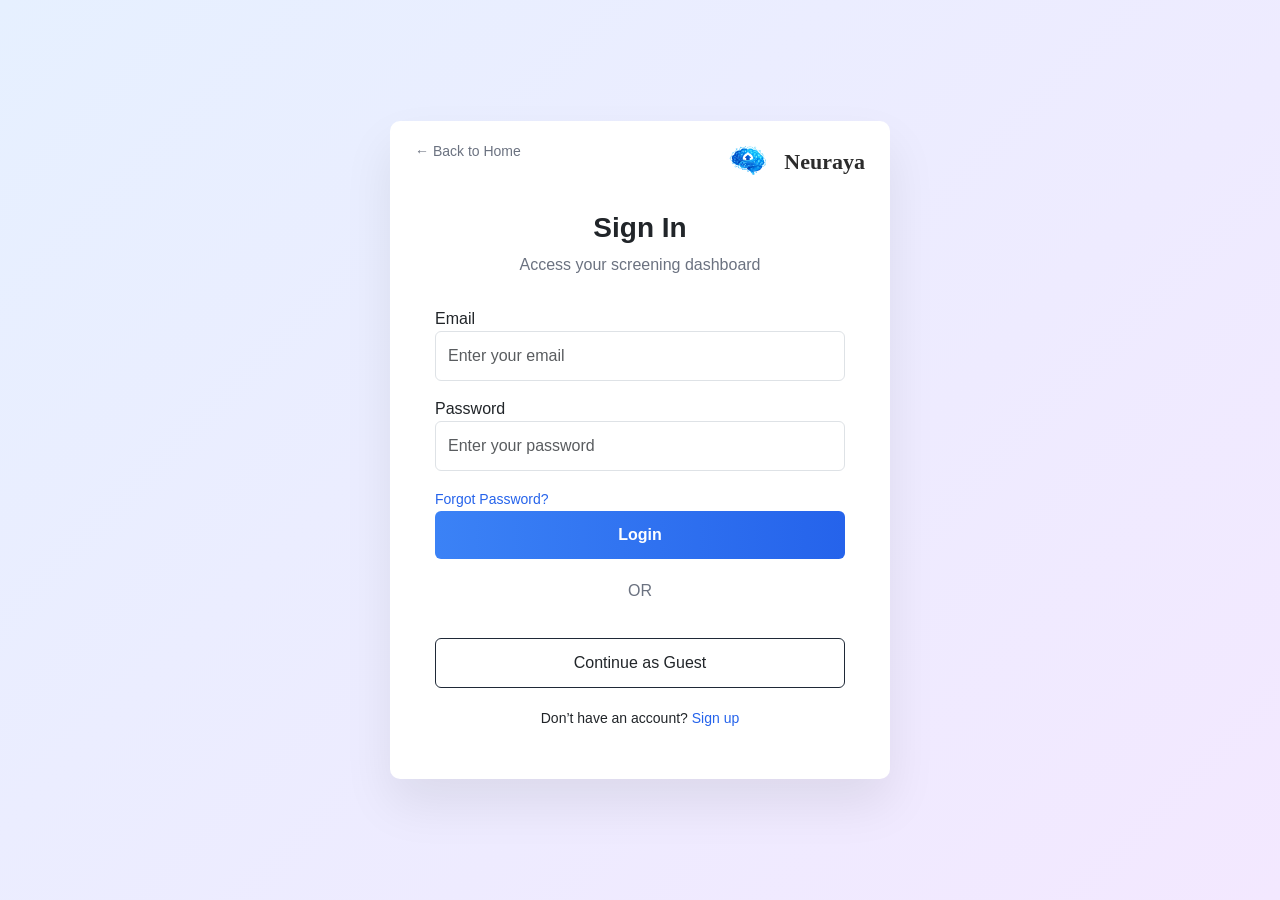
<file: Frontend/login.html>
<!DOCTYPE html>
<html lang="en">
<head>
<meta charset="UTF-8">
<title>Login | Neuraya</title>
<meta name="viewport" content="width=device-width, initial-scale=1">

<link href="https://cdn.jsdelivr.net/npm/bootstrap@5.3.2/dist/css/bootstrap.min.css" rel="stylesheet">

<style>

body {
    background: linear-gradient(135deg, #e6f0ff, #f3e8ff);
    font-family: 'Segoe UI', sans-serif;
    height: 100vh;
    display: flex;
    align-items: center;
    justify-content: center;
}

.login-container {
    background: #ffffff;
    width: 500px;
    padding: 50px 45px;
    border-radius: 10px; /* sharp edges */
    box-shadow: 0 25px 50px rgba(0,0,0,0.08);
    position: relative;
}

.brand-box {
    position: absolute;
    top: 20px;
    right: 25px;
    font-weight: 700;
    font-size: 22px;
    display: flex;
    align-items: center;
}

.brand-box span {
    margin-left: 6px;
}

.logo-img {
    height: 40px;
    width: auto;
    object-fit: contain;
}

.brand-text {
    font-weight: 600;
    font-size: 22px;
    font-family: 'Allura', cursive;
    color: #2c2c2c;
}

.back-home {
    position: absolute;
    top: 20px;
    left: 25px;
    font-size: 14px;
    text-decoration: none;
    color: #6b7280;
}

.back-home:hover {
    color: #2563eb;
}

.login-title {
    font-weight: 700;
    margin-top: 40px;
}

.subtitle {
    color: #6b7280;
    margin-bottom: 30px;
}

.form-control {
    padding: 12px;
    border-radius: 6px;
}

.login-btn {
    background: linear-gradient(90deg, #3b82f6, #2563eb);
    border: none;
    padding: 12px;
    border-radius: 6px;
    font-weight: 600;
    color: white;
}

.login-btn:hover {
    opacity: 0.9;
}

.google-btn {
    border: 1px solid #ddd;
    padding: 12px;
    border-radius: 6px;
    background: white;
    font-weight: 500;
    display: flex;
    align-items: center;
    justify-content: center;
}

.google-btn img {
    width: 18px;
    margin-right: 10px;
}

.divider {
    text-align: center;
    margin: 20px 0;
    position: relative;
}

.divider:before {
    content: "";
    position: absolute;
    top: 50%;
    left: 0;
    width: 100%;
    height: 1px;
    background: #e5e7eb;
    z-index: -1;
}

.divider span {
    background: white;
    padding: 0 15px;
    color: #6b7280;
}

.bottom-links {
    text-align: center;
    margin-top: 20px;
    font-size: 14px;
}

.guest-btn {
    border: 1px solid #1f2937;
    padding: 12px;
    border-radius: 6px;
    background: white;
    font-weight: 500;
    margin-top: 15px;
}

.error-msg {
    font-size: 14px;
    margin-top: 8px;
}

</style>
</head>

<body>

<div class="login-container">

    <!-- Back -->
    <a href="index.html" class="back-home">← Back to Home</a>

    <!-- Brand  (me-2)-->
    <div class="brand-box">
        <img src="image/logo.png" class="logo-img">
                
            <span class="brand-text">Neuraya</span>
    </div>
    
    <!-- Sign In -->
    <h3 class="login-title text-center">Sign In</h3>
    <p class="subtitle text-center">Access your screening dashboard</p>

    <form onsubmit="loginUser(); return false;">

        <div class="mb-3">
            <label>Email</label>
            <input type="text" id="username" class="form-control" placeholder="Enter your email">
        </div>

        <div class="mb-3">
            <label>Password</label>
            
            <input type="password" id="password" class="form-control" placeholder="Enter your password">
            <div id="errorMsg" class="text-danger error-msg"></div>
        </div>
        <a href="forgotpass.html" style="font-size:14px; text-decoration:none; color:#2563eb;">
            Forgot Password?
        </a>

        <button type="submit" class="btn login-btn w-100">
          Login
        </button>
    </form>

    <div class="divider">
        <span>OR</span>
    </div>

    <!-- Google -->
    <!-- <button class="btn google-btn w-100">
        <img src="https://cdn-icons-png.flaticon.com/512/2991/2991148.png">
        Continue with Google
    </button> -->

    <!-- Guest -->
    <button onclick="continueGuest()" class="btn guest-btn w-100">
        Continue as Guest
    </button>

    <!-- Signup -->
    <div class="bottom-links">
        Don’t have an account?
        <a href="signup.html" style="color:#2563eb; text-decoration:none;">Sign up</a>
    </div>

</div>

<script src="script.js"></script>
</body>
</html>
</file>
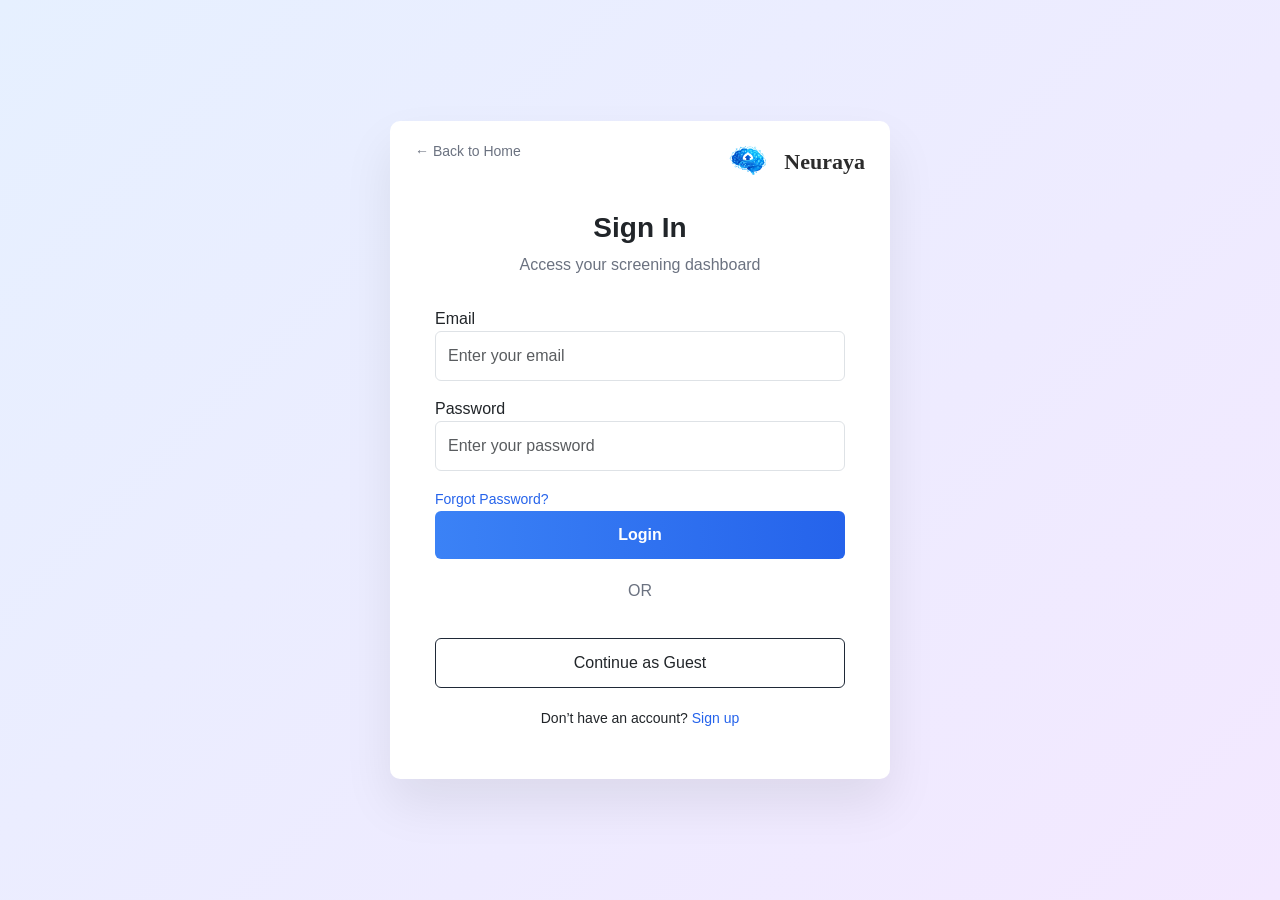
<file: Frontend/report.html>
<!DOCTYPE html>
<html lang="en">
<head>
<meta charset="UTF-8">
<meta name="viewport" content="width=device-width, initial-scale=1.0">
<title>Neuraya Screening Report</title>

<link href="https://cdn.jsdelivr.net/npm/bootstrap@5.3.2/dist/css/bootstrap.min.css" rel="stylesheet">

<style>
body{
    background: linear-gradient(to bottom right,#eef2ff,#f8f9fc);
    font-family: 'Segoe UI', sans-serif;
}

/* Header */
.top-brand{
    position:absolute;
    top:30px;
    right:40px;
    font-weight:600;
    font-size:18px;
    color:#4a6cf7;
}

/* Main Card */
.report-card{
    background:white;
    border-radius:24px;
    padding:40px;
    box-shadow:0 15px 40px rgba(0,0,0,0.08);
}

/* Title Box */
.title-box{
    background:#2563eb; /* Blue */
    border-radius:20px;
    padding:25px;
    display:flex;
    align-items:center;
    gap:15px;
    margin-bottom:30px;
    color:white; /* Makes text white */
}

.title-box h2{
    font-weight:700;
    margin:0;
    color:white;
}

.big-icon{
    font-size:36px;
    color:white; /* Makes icon white */
}

/* Probability */
.probability-box{
    text-align:center;
}

.probability-value{
    font-size:60px;
    font-weight:800;
}

/* Brand */
.top-brand {
    display: flex;
    align-items: center;
    font-weight: 700;
    font-size: 22px;
    font-family: 'Allura', cursive;
    color: black;
}

.logo-img {
    height: 35px;
    width: auto;
}

/* MAIN CONTENT */
.report-content {
  display: flex;
  justify-content: space-between;
  gap: 50px;
  margin-bottom: 40px;
}

/* CHILD PROFILE */
.child-profile-card {
  width: 300px;
  background: white;
  padding: 25px;
  border-radius: 14px;
  box-shadow: 0 4px 15px rgba(0,0,0,0.05);
}

.child-info-title{
    font-weight:700;
    margin-bottom:15px;
    text-align: center;
}

.profile-image {
  text-align: center;
  margin-bottom: 20px;
}

.profile-image img {
    width: 120px;       
    height: 120px;
    border-radius: 50%;
    object-fit: cover;   
    display: block;
    margin: 0 auto;     
}

.child-detail-box{
    background:#ffffff;
    padding:10px 15px;
    border-radius:10px;
    margin-bottom:10px;
    text-align:left; 
    box-shadow:0 2px 6px rgba(0,0,0,0.05);
}

.child-detail-box strong{
    display:block;
    font-size:13px;
    color:#6c757d;
}

.child-detail-box span{
    font-weight:600;
}

/* PROBABILITY */
.probability-section {
  text-align: center;
  flex: 1;
  align-self: center;
}

.probability {
  font-size: 80px;
  font-weight: 700;
  margin: 0;
}

/* RESULT SUMMARY */
.result-summary-box {
  background: white;
  padding: 30px;
  border-radius: 14px;
  box-shadow: 0 4px 15px rgba(0,0,0,0.05);
}

.result-summary-box h3 {
  margin-bottom: 20px;
  font-size: 20px;
}

.right-main-box{
    background:white;
    border-radius:18px;
    padding:30px;
    box-shadow:0 10px 30px rgba(0,0,0,0.06);
}

/* Section Boxes */
.section-box-item{
    background:#f8f9ff;
    padding:12px 15px;
    border-radius:10px;
    margin-bottom:12px;
    box-shadow:0 2px 6px rgba(0,0,0,0.05);
}

.section-box-item strong{
    font-size:14px;
}

.section-box-item span{
    float:right;
    font-weight:600;
}

/* Support Message */
.support-message-box{
    background:#f8f9ff;
    padding:20px;
    border-radius:12px;
    margin-top:20px;
    box-shadow:0 4px 10px rgba(0,0,0,0.05);
    font-size:14px;
    line-height:1.6;
}

.support-message-box ul{
    padding-left:18px;
    margin-top:8px;
    margin-bottom:15px;
}

.support-message-box li{
    margin-bottom:6px;
}

/* Dashboard Button */
.btn-dashboard{
    display:inline-block;
    padding:10px 22px;
    background:#2563eb;
    color:white;
    border-radius:8px;
    text-decoration:none;
    font-weight:600;
    transition:0.3s ease;
}

.btn-dashboard:hover{
    background:#1e4fd8;
    color:white;
    transform:translateY(-2px);
    box-shadow:0 6px 14px rgba(37,99,235,0.25);
}

.insight-card { background:#f8faff; border-left:4px solid #2563eb; border-radius:10px; padding:16px; margin-top:18px; }
.specialist-card { border:1px solid #e5e7eb; border-radius:10px; padding:14px; margin-top:12px; }
.specialist-card a { color:#2563eb; font-weight:600; }

</style>
</head>
<body>

<div class="top-brand">
  <img src="image/logo.png" class="logo-img">&nbsp;Neuraya
</div>

<div class="container mt-5 pt-5">

<div class="report-card">

    <!-- Title -->
    <div class="title-box">
        <div class="big-icon">🗒️</div>
        <h2>Neuraya Screening Report</h2>
    </div>

    <div class="row">

        <!-- Child Profile -->
        <div class="col-md-4">
    <div class="child-profile">

        <h5 class="child-info-title">Child Information</h5>

        <div class="profile-image">
            <img src="image/profile.png" alt="Child Profile">
        </div>

        <div class="child-detail-box">
            <strong>Child Name</strong>
            <span id="childName"></span>
        </div>

        <div class="child-detail-box">
            <strong>DOB</strong>
            <span id="childDOB"></span>
        </div>

        <div class="child-detail-box">
            <strong>No. of Screenings</strong>
            <span id="screenCount"></span>
        </div>

    </div>
</div>

        <!-- Probability + Summary -->
        <div class="col-md-8">
           <div class="right-main-box">

            <div class="probability-box">
                <div id="probabilityValue" class="probability-value">--%</div>
                <p>Estimated Autism Probability</p>
            </div>

            <div class="summary-box">
                <h4 class="summary-title">Result Summary</h4>
                <div id="sectionBreakdown"></div>
                <div id="zoneMessage" class="zone-message"></div>
                <div id="personalizedPlan" class="insight-card"></div>
                <div id="specialistList" class="mt-3"></div>
                <div class="support-message-box">
    <p><strong>Please don't panic</strong> — you're already taking the most important step by noticing early.</p>

    <p>Many children showing these signs thrive beautifully with proper support.</p>

    <p><strong>Immediate recommended actions:</strong></p>
    <ul>
        <li>Contact your pediatrician TODAY for comprehensive developmental assessment</li>
        <li>Speech Therapy Evaluation - Essential for communication development</li>
        <li>Occupational Therapy - Addresses sensory processing and motor skills</li>
        <li>Behavioral Assessment - Early intervention yields best outcomes</li>
    </ul>

    <p>You're not alone — thousands of parents walk this path successfully. Early action creates beautiful outcomes. 
      This screening suggests monitoring. A qualified healthcare professional provides comprehensive evaluation. 
      Many children with these early signs blossom wonderfully with the right support!</p>
</div>
            </div>

            </div>
          </div>
        </div>

        <div class="text-center mt-4">
    <a href="dashboard.html" class="btn-dashboard">
        ← Back to Dashboard
    </a>
</div>
</div>
</div>

<script src="script.js"></script>
<script>
document.addEventListener("DOMContentLoaded", async function () {

    const token = localStorage.getItem("token");
    if (!token && (sessionStorage.getItem("neurayaGuestReport") || localStorage.getItem("neurayaLatestReport"))) return;

    try {

        let probability;
        let sectionScores = {};

        // 👤 GUEST MODE
        if (!token) {

            const guestAnswers = JSON.parse(localStorage.getItem("guestAnswers"));

            if (!guestAnswers) {
                alert("No test data found.");
                return;
            }

            // 🔹 Simple local scoring logic (adjust if needed)
            let total = 0;
            let count = 0;

            for (let key in guestAnswers) {
                if (typeof guestAnswers[key] === "number") {
                    total += guestAnswers[key];
                    count++;
                }
            }

            if (count === 0) {
                alert("Invalid test data.");
                return;
            }

            probability = Math.round((total / (count * 3)) * 100);

        } 
        // 🔐 LOGGED-IN USER
        else {

            const response = await fetch(`${BASE_URL}/tests/latest`, {
                method: "GET",
                headers: {
                    "Authorization": `Bearer ${token}`
                }
            });

            if (!response.ok) {
                alert("Failed to load report.");
                return;
            }

            const data = await response.json();

            probability = data.probability;
            sectionScores = data.section_breakdown;
        }

        // ===============================
        // SAME UI LOGIC YOU ALREADY HAVE
        // ===============================

        document.getElementById("probabilityValue").innerText = probability + "%";

        let color;
        if (probability <= 25) {
            color = "green";
        }
        else if (probability <= 50) {
            color = "#eab308";
        }
        else if (probability <= 75) {
            color = "orange";
        }
        else {
            color = "red";
        }

        document.getElementById("probabilityValue").style.color = color;

        let breakdownHTML = "";
        for (let section in sectionScores) {
            breakdownHTML += `<p><strong>${section}:</strong> ${sectionScores[section]}%</p>`;
        }
        document.getElementById("sectionBreakdown").innerHTML = breakdownHTML;

        let zoneText = "";

        if (probability <= 25) {
            zoneText = `
            🟢 <strong>Low Risk (0-25%)</strong><br><br>
            Your child shows strong developmental patterns typically seen in children.<br>
            • No autism concerns flagged at this time.<br>
            • Keep nurturing play, reading, and family time.<br>
            • Trust your parental instincts.<br><br>
            <em>This is an awareness tool only.</em>
            `;
        }
        else if (probability <= 50) {
            zoneText = `
            🟡 <strong>Mild Risk (25-50%)</strong><br><br>
            Some developmental patterns were observed that may benefit from gentle monitoring.<br>
            • Minimal patterns sometimes appear in young children.<br>
            • Continue pediatric visits and monitor gently.<br><br>
            <em>This is an awareness tool only.</em>
            `;
        }
        else if (probability <= 75) {
            zoneText = `
            🟠 <strong>Moderate Risk (50-75%)</strong><br><br>
            Several developmental patterns commonly appear in children on the spectrum.<br><br>
            Recommended:<br>
            • Schedule developmental screening.<br>
            • Consider speech & occupational consultation.<br>
            • Monitor consistently.<br><br>
            <em>This is an awareness tool only.</em>
            `;
        }
        else {
            zoneText = `
            🔴 <strong>High Risk (75-100%)</strong><br><br>
            Multiple significant developmental patterns identified.<br><br>
            Immediate Actions:<br>
            • Contact pediatrician today<br>
            • Speech Therapy Evaluation<br>
            • Occupational Therapy<br>
            • Behavioral Assessment<br>
            Early support creates beautiful outcomes.<br><br>
            <em>This is an awareness tool only.</em>
            `;
        }

        document.getElementById("zoneMessage").innerHTML = zoneText;

    } catch (error) {
        alert("Server error while loading report.");
    }

});
    
</script>
<script>
/* Presentation layer for the browser-only demo result. It is deliberately
   transparent about its limits and offers practical, non-diagnostic next steps. */
document.addEventListener("DOMContentLoaded", function () {
    const isGuest = localStorage.getItem("loggedIn") === "true";
    const report = JSON.parse((isGuest ? sessionStorage.getItem("neurayaGuestReport") : localStorage.getItem("neurayaLatestReport")) || "null");
    if (!report) return;

    const child = report.child || {};
    document.getElementById("childName").textContent = child.name || "Not provided";
    document.getElementById("childDOB").textContent = child.dob || "Not provided";
    document.getElementById("screenCount").textContent = isGuest ? "1" : (JSON.parse(localStorage.getItem("neurayaScreeningHistory") || "[]").filter(item => item.childId === report.childId).length || 1);
    document.getElementById("probabilityValue").textContent = report.probability + "%";
    document.getElementById("probabilityValue").style.color = report.risk === "Low" ? "#198754" : report.risk === "Moderate" ? "#d97706" : "#dc3545";

    document.getElementById("sectionBreakdown").innerHTML = Object.entries(report.section_breakdown).map(([domain, score], index) =>
        `<div class="section-box-item"><strong>${domain}</strong><span>${score}%</span><small class="d-block text-muted mt-1">${report.explanations[domain]}${report.languageSignals?.[index] ? " Parent observations contributed to this score." : ""}</small></div>`
    ).join("");

    const plans = {
        Low: "<strong>Low screening concern.</strong> Keep supporting play, language, and regular well-child visits. If a concern persists or skills are lost, speak with your pediatrician.",
        Moderate: "<strong>Moderate screening concern.</strong> Share these observations with your pediatrician and ask about a developmental screening or speech-language consultation. Keep notes on situations that feel difficult.",
        High: "<strong>High screening concern.</strong> Please arrange a pediatric or developmental assessment soon. Early support can help with communication, daily routines, and participation—this result is not a diagnosis."
    };
    document.getElementById("personalizedPlan").innerHTML = `<h5>Personalized next step</h5><p class="mb-0">${plans[report.risk]}</p>`;

    document.getElementById("specialistList").innerHTML = `
        <h5 class="mt-4">Find support in India</h5>
        <p class="text-muted small">Curated starting points—please verify availability and choose a qualified professional near you.</p>
        <div class="specialist-card"><strong>Rehabilitation Council of India</strong><br><span class="small">Search registered rehabilitation professionals and centres.</span><br><a target="_blank" rel="noopener" href="https://rehabcouncil.nic.in/">Visit RCI directory</a></div>
        <div class="specialist-card"><strong>Action For Autism</strong><br><span class="small">Information, family resources, and support services.</span><br><a target="_blank" rel="noopener" href="https://www.autism-india.org/">Visit Action For Autism</a></div>`;
    if (isGuest) {
        const back = document.querySelector(".btn-dashboard");
        back.href = "index.html";
        back.textContent = "Back to Home";
        back.addEventListener("click", () => sessionStorage.removeItem("neurayaGuestReport"));
    }
});
</script>

</body>
</html>
</file>
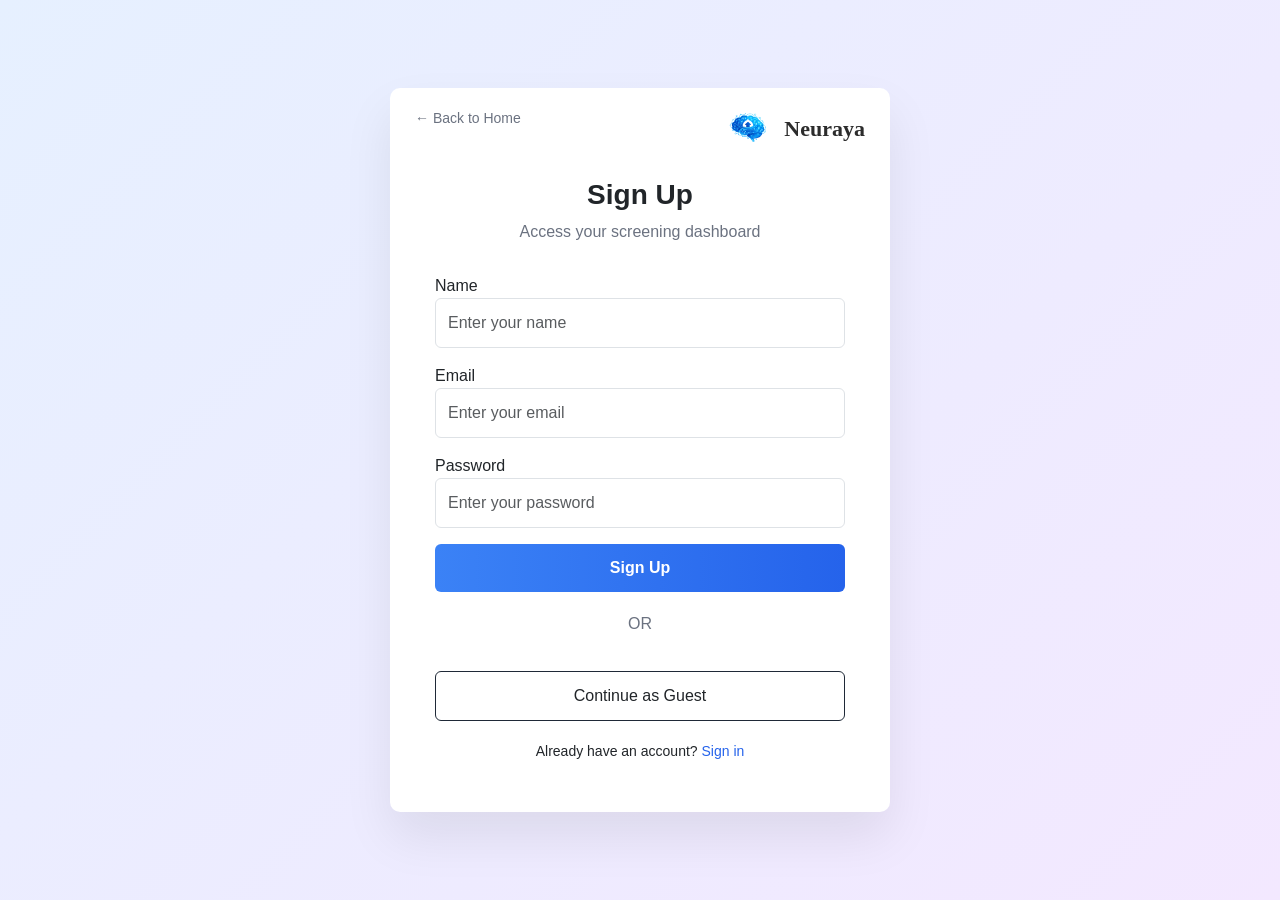
<file: Frontend/signup.html>
<!DOCTYPE html>
<html lang="en">
<head>
    <meta charset="UTF-8">
    <meta name="viewport" content="width=device-width, initial-scale=1.0">
    <title>Signup | Neuraya</title>
</head>
<link href="https://cdn.jsdelivr.net/npm/bootstrap@5.3.2/dist/css/bootstrap.min.css" rel="stylesheet">

<style>

body {
    background: linear-gradient(135deg, #e6f0ff, #f3e8ff);
    font-family: 'Segoe UI', sans-serif;
    height: 100vh;
    display: flex;
    align-items: center;
    justify-content: center;
}

.login-container {
    background: #ffffff;
    width: 500px;
    padding: 50px 45px;
    border-radius: 10px; /* sharp edges */
    box-shadow: 0 25px 50px rgba(0,0,0,0.08);
    position: relative;
}

.brand-box {
    position: absolute;
    top: 20px;
    right: 25px;
    font-weight: 700;
    font-size: 22px;
    display: flex;
    align-items: center;
}

.brand-box span {
    margin-left: 6px;
}

.logo-img {
    height: 40px;
    width: auto;
    object-fit: contain;
}

.brand-text {
    font-weight: 600;
    font-size: 22px;
    font-family: 'Allura', cursive;
    color: #2c2c2c;
}

.back-home {
    position: absolute;
    top: 20px;
    left: 25px;
    font-size: 14px;
    text-decoration: none;
    color: #6b7280;
}

.back-home:hover {
    color: #2563eb;
}

.login-title {
    font-weight: 700;
    margin-top: 40px;
}

.subtitle {
    color: #6b7280;
    margin-bottom: 30px;
}

.form-control {
    padding: 12px;
    border-radius: 6px;
}

.login-btn {
    background: linear-gradient(90deg, #3b82f6, #2563eb);
    border: none;
    padding: 12px;
    border-radius: 6px;
    font-weight: 600;
    color: white;
}

.login-btn:hover {
    opacity: 0.9;
}

.google-btn {
    border: 1px solid #ddd;
    padding: 12px;
    border-radius: 6px;
    background: white;
    font-weight: 500;
    display: flex;
    align-items: center;
    justify-content: center;
}

.google-btn img {
    width: 18px;
    margin-right: 10px;
}

.divider {
    text-align: center;
    margin: 20px 0;
    position: relative;
}

.divider:before {
    content: "";
    position: absolute;
    top: 50%;
    left: 0;
    width: 100%;
    height: 1px;
    background: #e5e7eb;
    z-index: -1;
}

.divider span {
    background: white;
    padding: 0 15px;
    color: #6b7280;
}

.bottom-links {
    text-align: center;
    margin-top: 20px;
    font-size: 14px;
}

.guest-btn {
    border: 1px solid #1f2937;
    padding: 12px;
    border-radius: 6px;
    background: white;
    font-weight: 500;
    margin-top: 15px;
}

.error-msg {
    font-size: 14px;
    margin-top: 8px;
}
</style>

<body>
    <div class="login-container">

    <!-- Back -->
    <a href="index.html" class="back-home">← Back to Home</a>

    <!-- Brand -->
    <div class="brand-box">
        <img src="image/logo.png" class="logo-img">
                
            <span class="brand-text">Neuraya</span>
    </div>
     
    <!-- Sign Up -->
    <h3 class="login-title text-center">Sign Up</h3>
    <p class="subtitle text-center">Access your screening dashboard</p>

    <form onsubmit="signupUser(); return false;">

    <div class="mb-3">
        <label>Name</label>
        <input type="text" id="signupName" class="form-control" placeholder="Enter your name">
    </div>

    <div class="mb-3">
        <label>Email</label>
        <input type="text" id="signupEmail" class="form-control" placeholder="Enter your email">
    </div>

    <div class="mb-3">
        <label>Password</label>
        <input type="password" id="signupPassword" class="form-control" placeholder="Enter your password">
        <div id="signupMsg" class="text-danger error-msg"></div>
    </div>

    <button type="submit" class="btn login-btn w-100">
        Sign Up
    </button>
</form>

    <div class="divider">
        <span>OR</span>
    </div>

    <!-- Google -->
    <!-- <button class="btn google-btn w-100">
        <img src="https://cdn-icons-png.flaticon.com/512/2991/2991148.png">
        Continue with Google
    </button> -->

    <!-- Guest -->
    <button onclick="continueGuest()" class="btn guest-btn w-100">
        Continue as Guest
    </button>

    <!-- Signup -->
    <div class="bottom-links">
        Already have an account?
        <a href="login.html" style="color:#2563eb; text-decoration:none;">Sign in</a>
    </div>

</div>
</body>
<script src="script.js"></script>
</html>
</file>
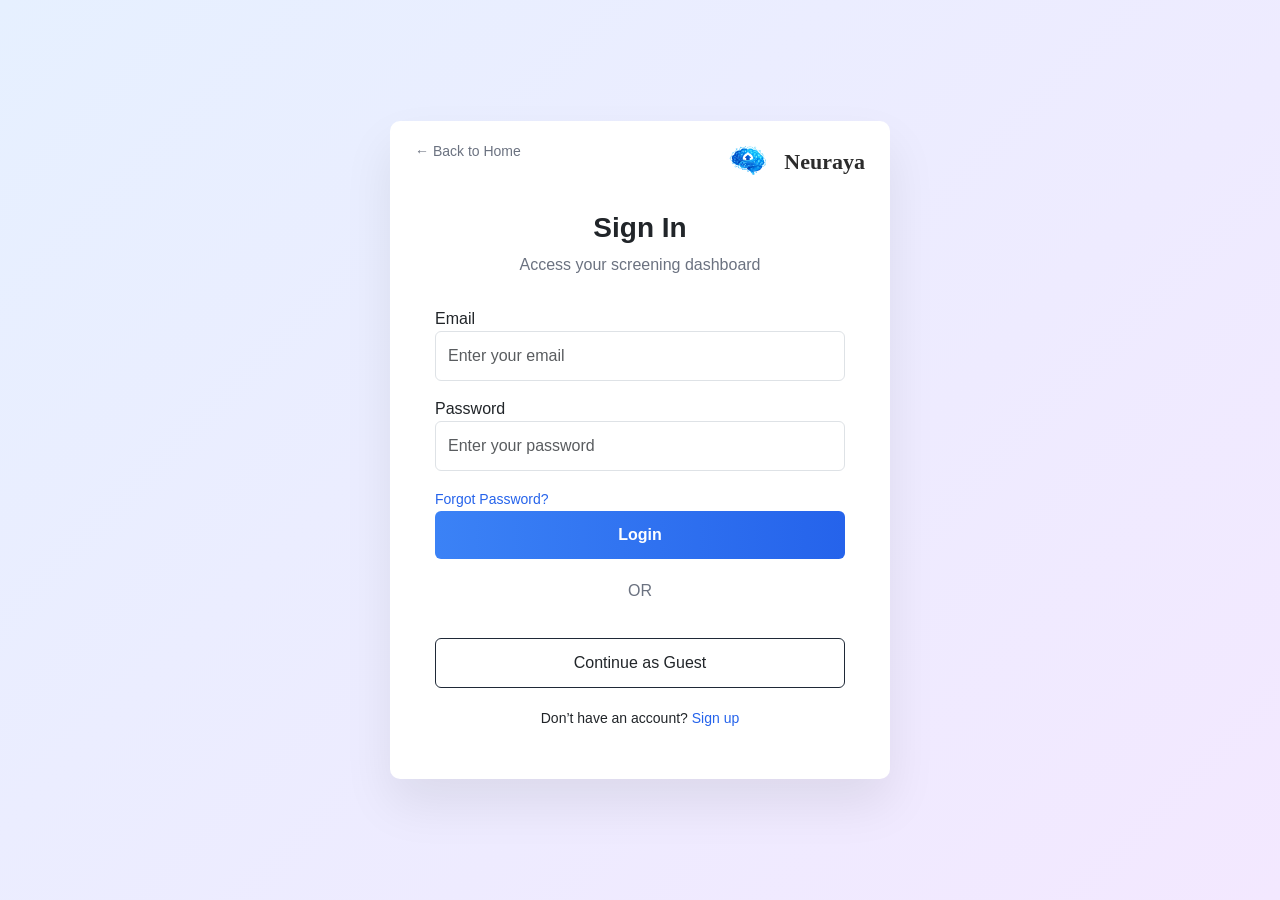
<file: Frontend/test.html>
<!DOCTYPE html>
<html lang="en">
<head>
<meta charset="UTF-8">
<meta name="viewport" content="width=device-width, initial-scale=1.0">
<title>Neuraya - Screening Test</title>

<link href="https://cdn.jsdelivr.net/npm/bootstrap@5.3.2/dist/css/bootstrap.min.css" rel="stylesheet">

<style>
body {
    background: linear-gradient(to bottom right, #e9f0ff, #f8f5ff);
    font-family: 'Segoe UI', sans-serif;
}

.test-card {
    background: white;
    border-radius: 20px;
    padding: 40px;
    box-shadow: 0 10px 30px rgba(0,0,0,0.08);
}

.section-title {
    font-size: 34px;
    font-weight: 700;
    color: #24324a;
}

.question-title {
    font-size: 24px;
    font-weight: 600;
    color: #2b54f7;
}

.question-description {
    font-size: 16px;
    color: #555;
    line-height: 1.6;
}
.option-box {
    border: 1px solid #ddd;
    padding: 14px 16px;
    border-radius: 12px;
    margin-bottom: 12px;
    cursor: pointer;
    transition: 0.2s ease;
}

.option-box:hover {
    background-color: #f0f4ff;
    border-color: #4a6cf7;
}

.option-selected {
    background-color: #4a6cf7;
    color: white;
    border-color: #4a6cf7;
}

.progress {
    height: 8px;
}

/* POPUP */
/* DARK OVERLAY */
.popup-overlay {
    position: fixed;
    inset: 0;
    background: rgba(0,0,0,0.5);
    opacity: 0;
    pointer-events: none;
    transition: 0.3s ease;
    z-index: 999;
}

/* POPUP CARD */
.fact-popup {
    position: fixed;
    top: 0;
    left: 50%;
    transform: translate(-50%, -120%);
    width: 650px;
    max-width: 90%; 
    padding: 35px;
    background: white;
    padding: 25px;
    border-radius: 18px;
    box-shadow: 0 20px 40px rgba(0,0,0,0.15);
    text-align: center;
    transition: 0.4s ease;
    z-index: 1000;
}

/* SHOW STATE */
.popup-overlay.show {
    opacity: 1;
    pointer-events: auto;
}

.fact-popup.show {
    transform: translate(-50%, 60px);
}

/* POPUP CONTENT */
.popup-image {
    width: 100%;
    height: 450px;         
    object-fit: cover; 
    border-radius: 16px;
    margin-bottom: 25px;
}

.popup-title {
    font-weight: 700;
    margin-bottom: 10px;
}

.popup-text {
    font-size: 15px;
    color: #555;
}

</style>
</head>
<body>

<div class="container mt-5">

    <!-- Top Info -->
    <div class="d-flex justify-content-between mb-2">
        <div>
            <h6 id="sectionLabel"></h6>
            <small id="sectionTitle" class="text-muted"></small>
        </div>
        <h6 id="questionLabel"></h6>
    </div>

    <div class="progress mb-4">
        <div id="progressBar" class="progress-bar bg-success" style="width:0%"></div>
    </div>

    <div class="test-card">

    <h2 id="bigSectionTitle" class="section-title"></h2>
    <h4 id="questionTitle" class="question-title mt-3"></h4>
    <p id="questionDescription" class="question-description mt-3"></p>

    <!-- MCQ Options -->
    <div id="optionsContainer" class="mt-4"></div>

    <!-- TEXT QUESTION (NOW INSIDE CARD ✅) -->
    <div id="textQuestionContainer" class="d-none mt-4">
        <textarea id="textAnswer"
                  class="form-control custom-textarea"
                  placeholder="Type your answer here..."></textarea>
    </div>

    <!-- Buttons -->
    <div class="d-flex justify-content-between mt-4">
        <button class="btn btn-outline-secondary" onclick="prevQuestion()">← Previous</button>
        <button id="nextBtn" class="btn btn-primary px-4" onclick="nextQuestion()">Next →</button>
    </div>

</div>

<!-- Dark Overlay -->
<div id="popupOverlay" class="popup-overlay"></div>

<!-- Section Fact Popup -->
<div id="factPopup" class="fact-popup">

    <img id="popupImage" class="popup-image" src="" alt="Fact Image">

    <h4 id="popupTitle" class="popup-title"></h4>

    <p id="popupText" class="popup-text"></p>

    <button class="btn btn-primary px-4 mt-3"
            onclick="continueAfterPopup()">
        Continue →
    </button>

</div>
<script src="script.js"></script>
<script src="test.js"></script>
</body>
</html>
</file>
